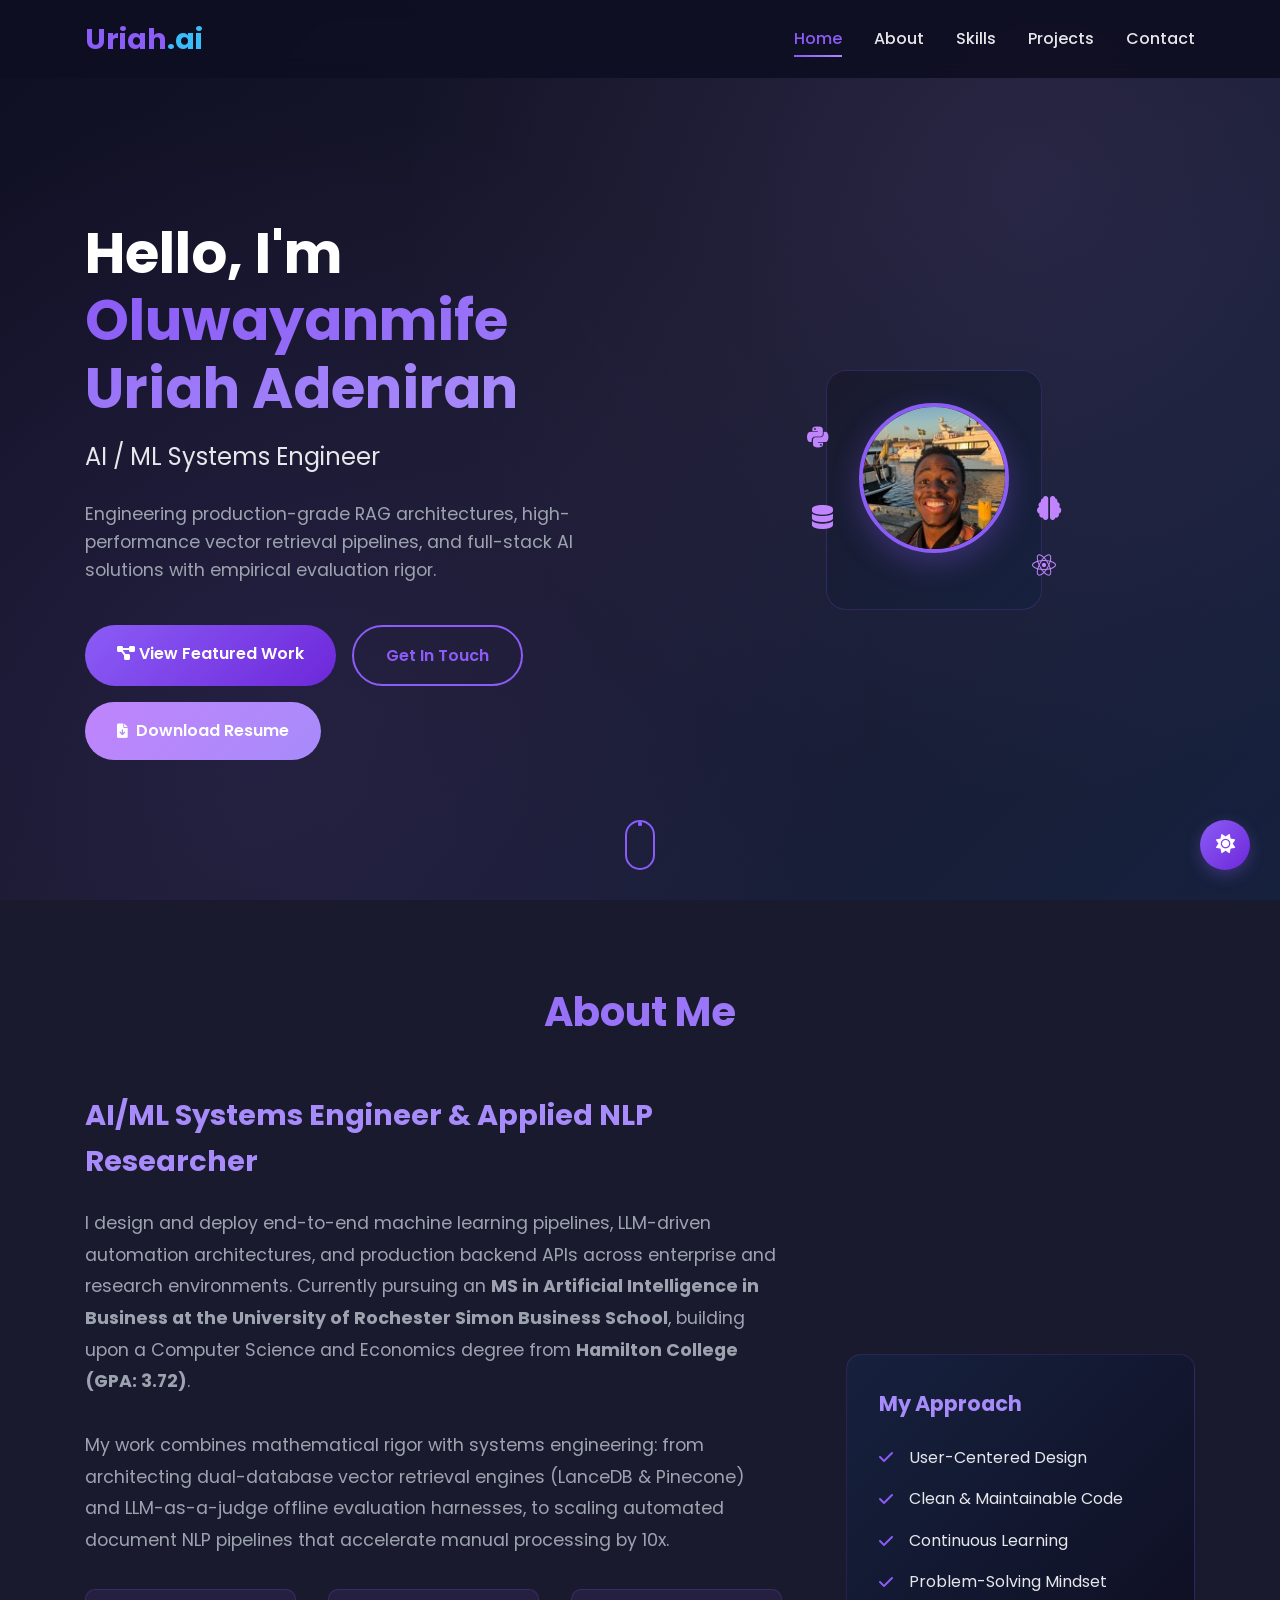
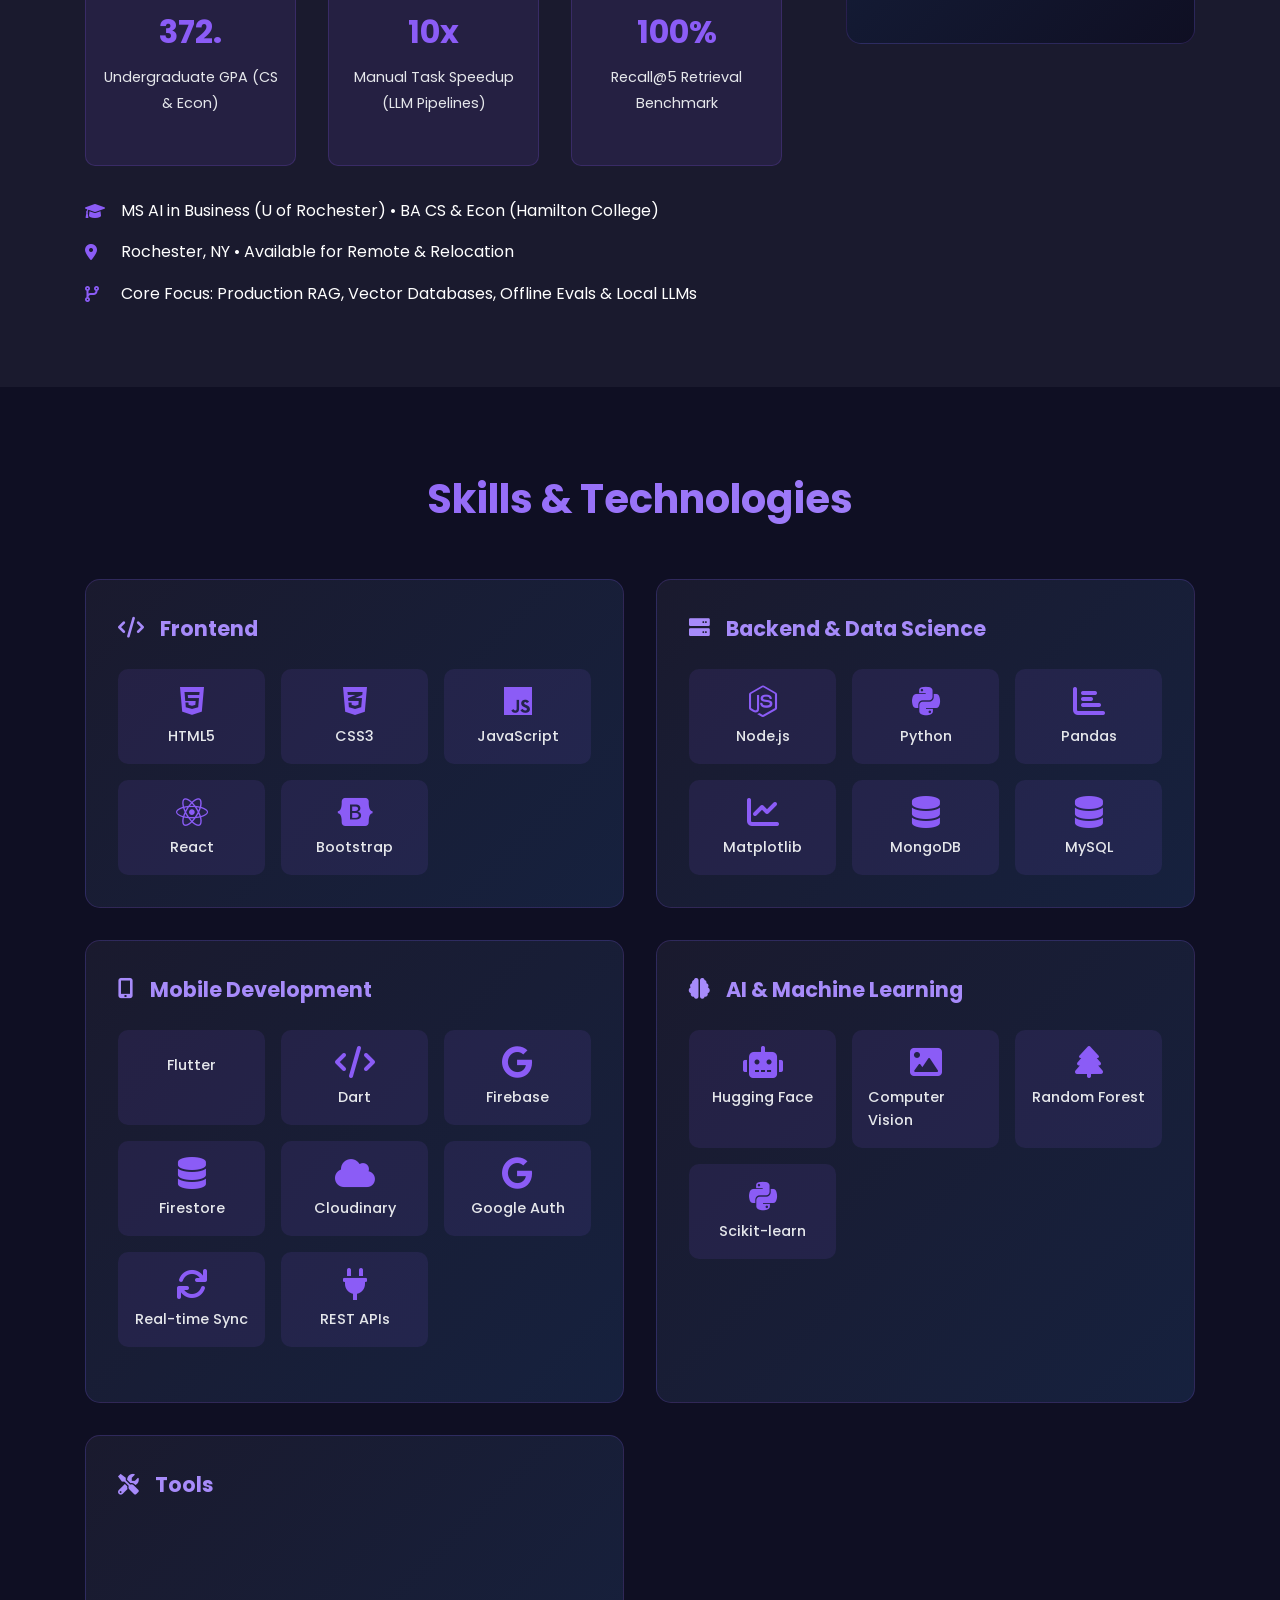
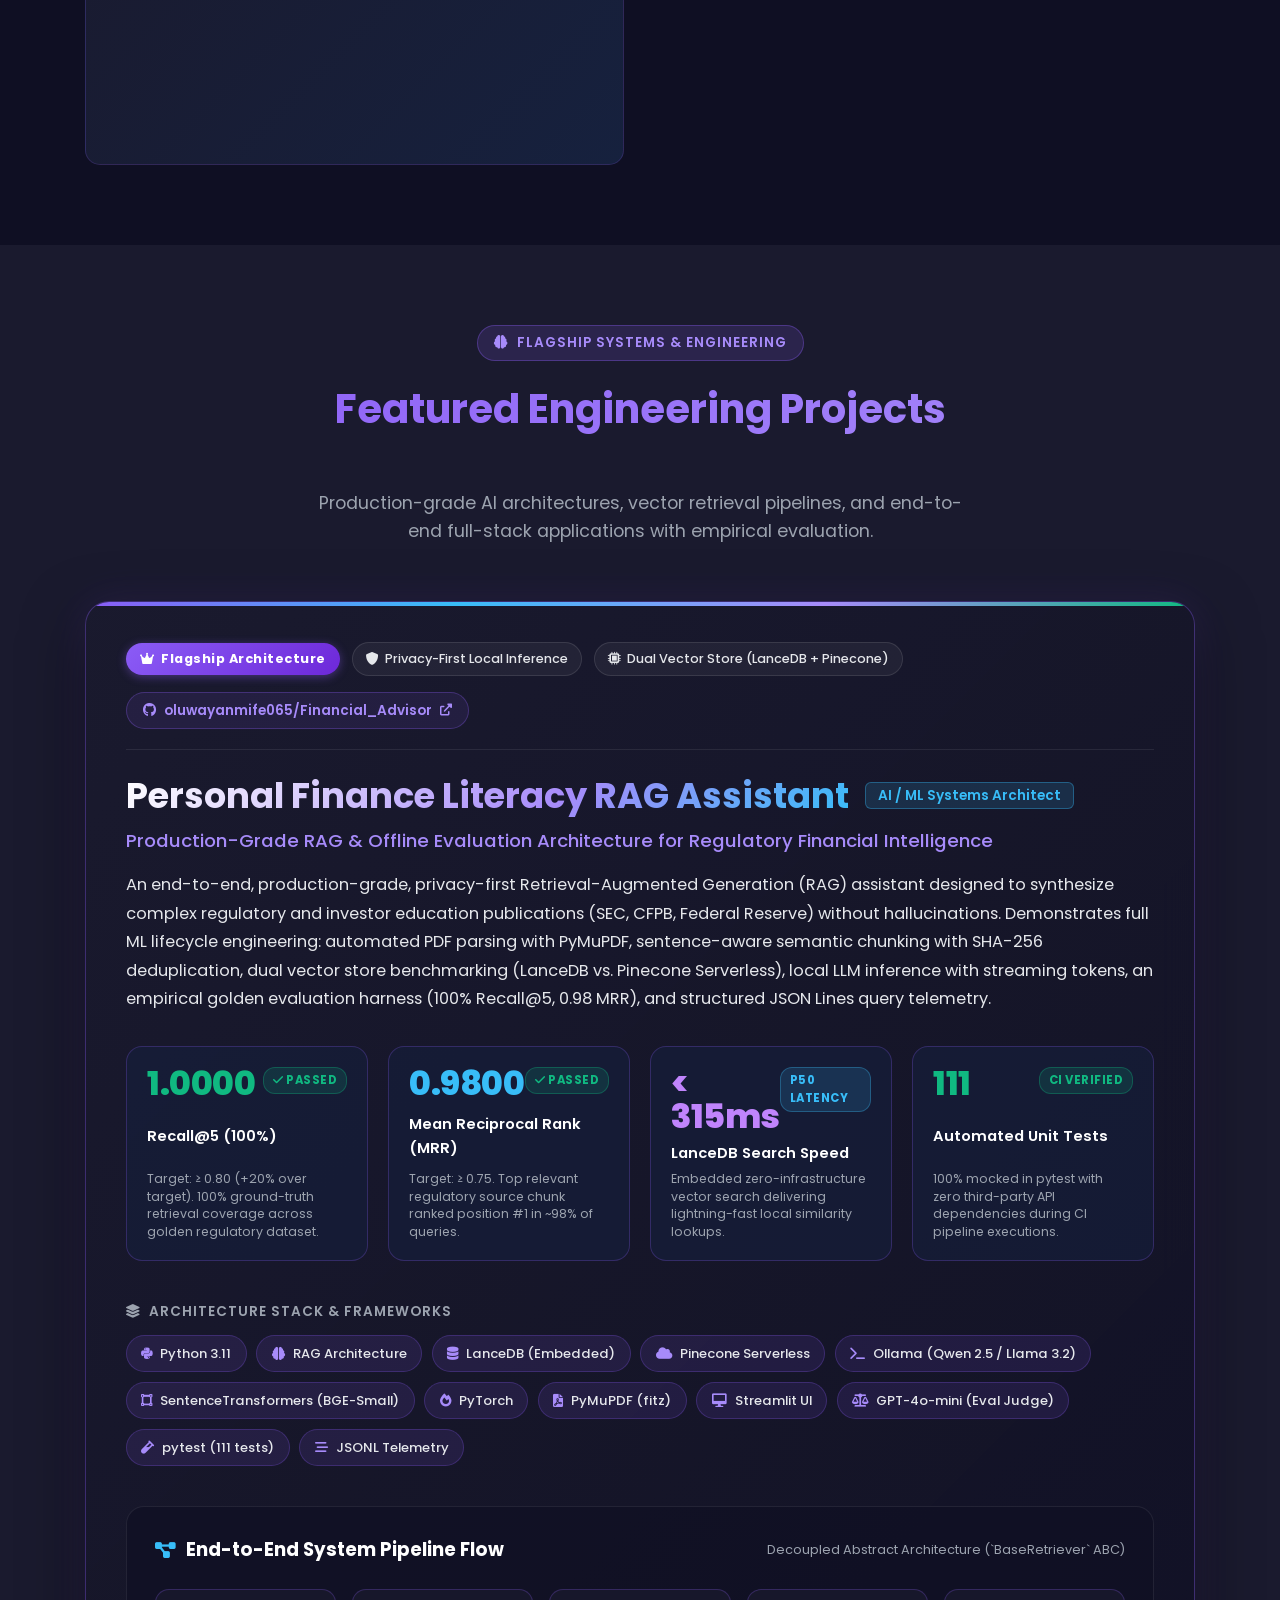
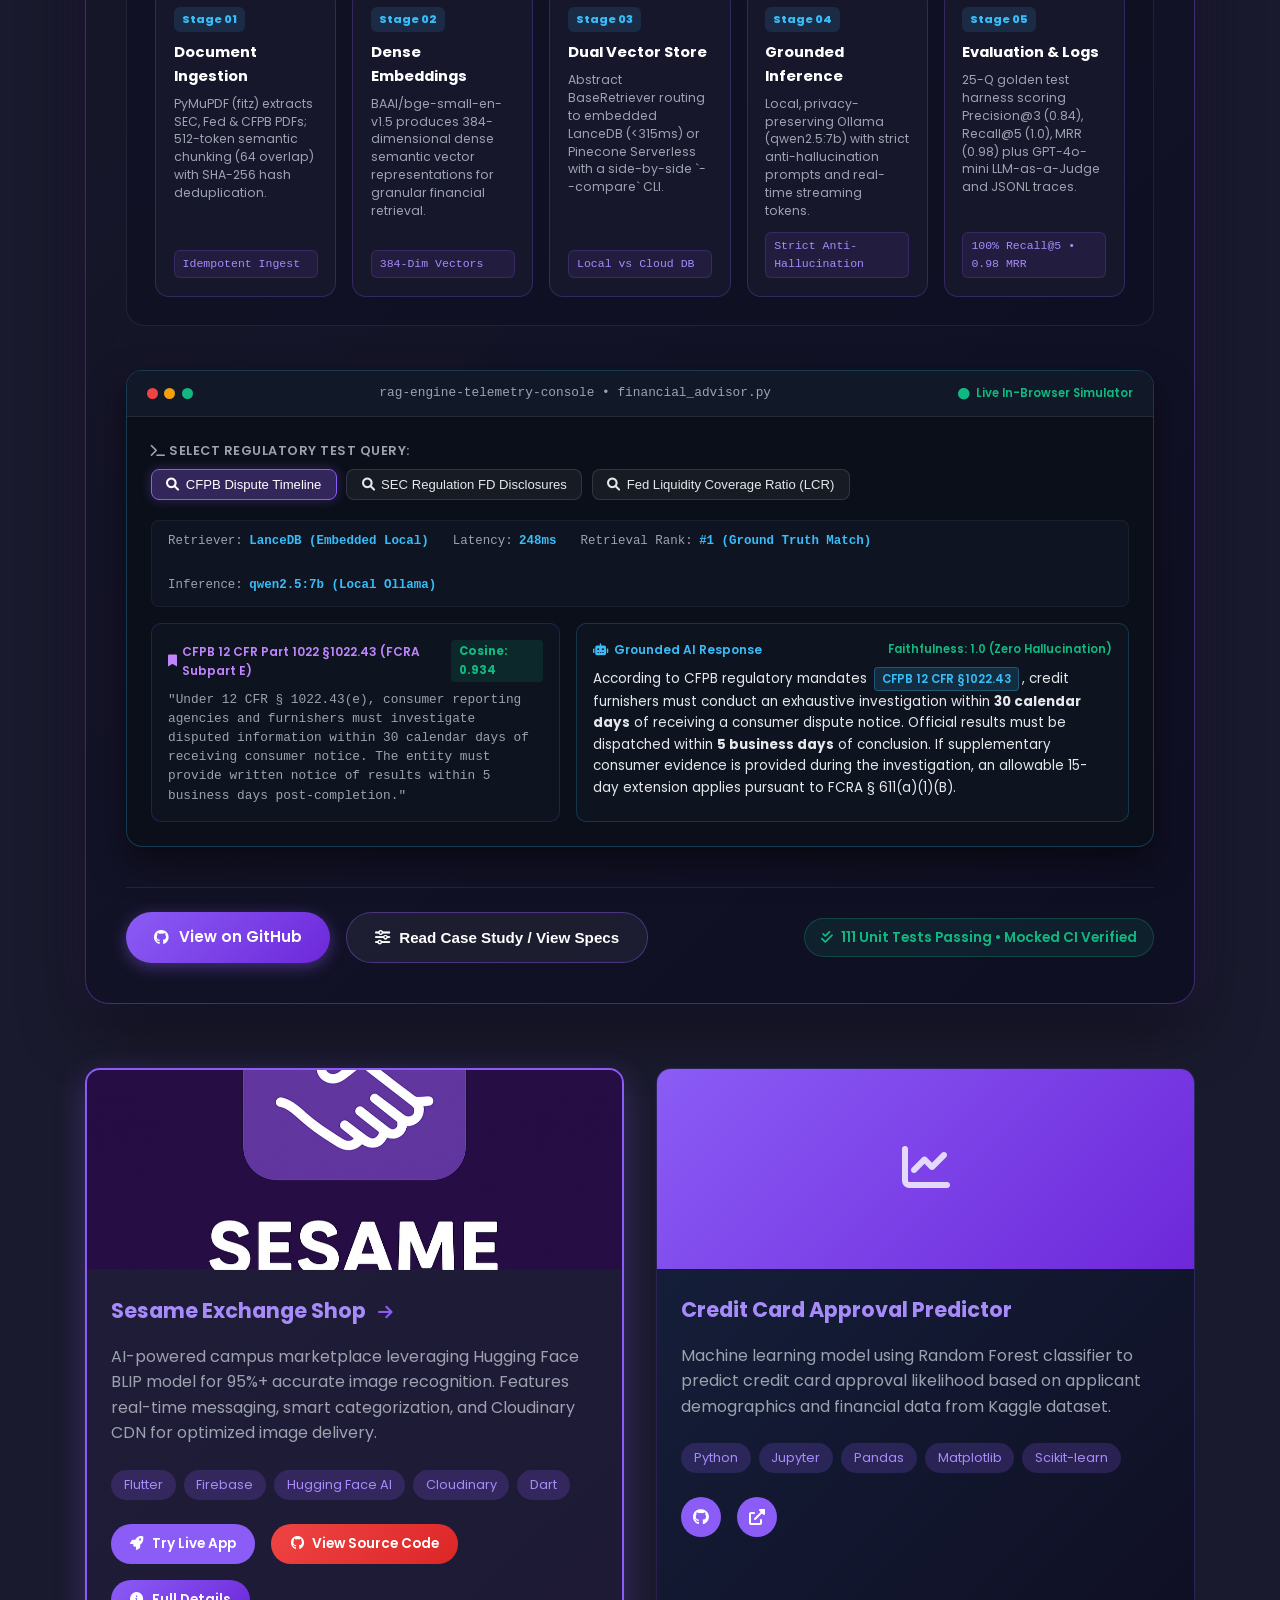
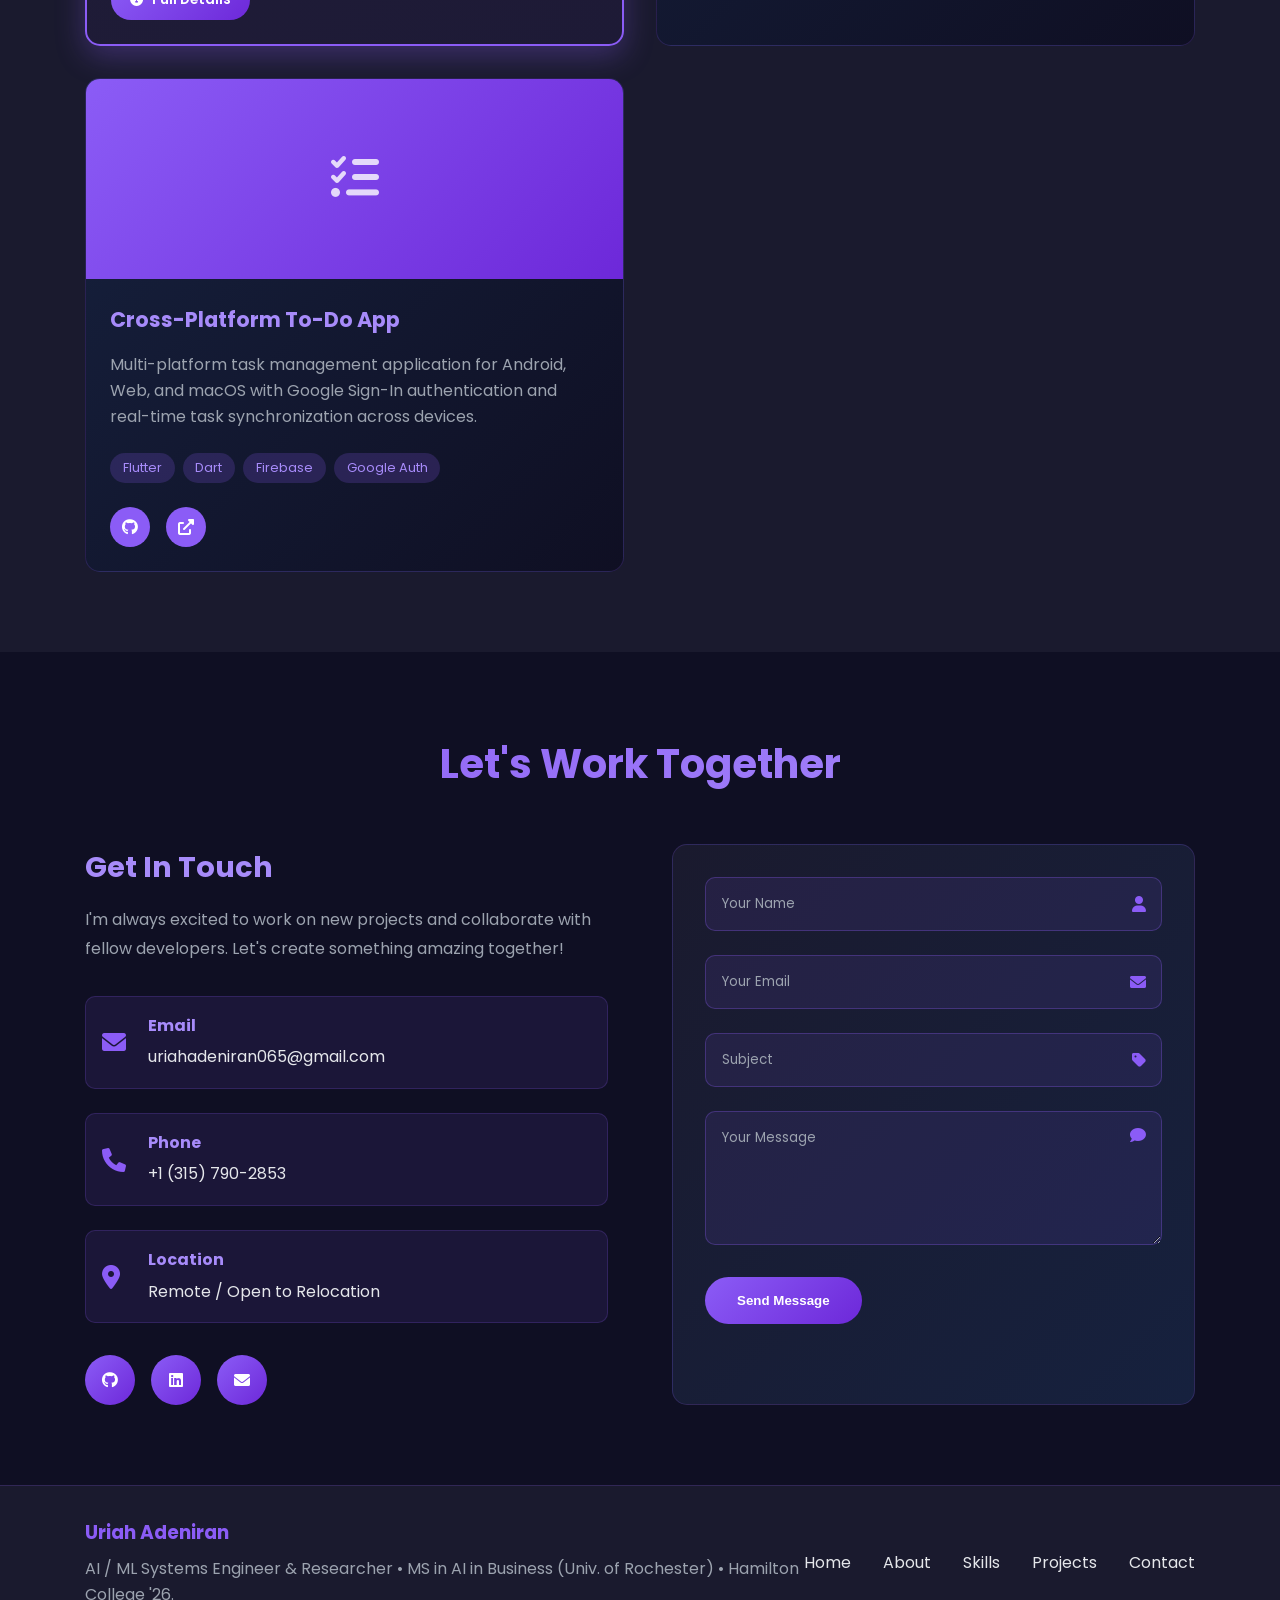
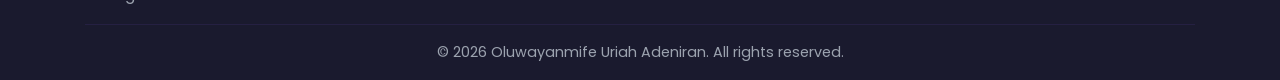
<file: index.html>
<!DOCTYPE html>
<html lang="en">
<head>
    <meta charset="UTF-8">
    <meta name="viewport" content="width=device-width, initial-scale=1.0">
    <title>Oluwayanmife Uriah Adeniran | AI/ML Systems Engineer & Researcher</title>
    <link rel="stylesheet" href="styles.css?v=20260926">
    <link href="https://fonts.googleapis.com/css2?family=Poppins:wght@300;400;500;600;700;800&family=JetBrains+Mono:wght@400;600&display=swap" rel="stylesheet">
    <link href="https://fonts.googleapis.com/css2?family=Poppins:wght@300;400;600;700&display=swap" rel="stylesheet">
    <link rel="stylesheet" href="https://cdnjs.cloudflare.com/ajax/libs/font-awesome/6.0.0/css/all.min.css">
</head>
<body>
    <!-- Navigation -->
    <nav class="navbar">
        <div class="nav-container">
            <a href="#home" class="nav-logo">Uriah<span style="color: #38BDF8;">.ai</span></a>
            <div class="nav-menu">
                <a href="#home" class="nav-link">Home</a>
                <a href="#about" class="nav-link">About</a>
                <a href="#skills" class="nav-link">Skills</a>
                <a href="#projects" class="nav-link">Projects</a>
                <a href="#contact" class="nav-link">Contact</a>
            </div>
            <div class="hamburger">
                <span class="bar"></span>
                <span class="bar"></span>
                <span class="bar"></span>
            </div>
        </div>
    </nav>

    <!-- Hero Section -->
    <section id="home" class="hero">
        <div class="hero-content">
            <div class="hero-text">
                <h1>Hello, I'm <span class="highlight">Oluwayanmife Uriah Adeniran</span></h1>
                <h2 id="typing-text">AI / ML Systems Engineer</h2>
                <p>Engineering production-grade RAG architectures, high-performance vector retrieval pipelines, and full-stack AI solutions with empirical evaluation rigor.</p>
                <div class="hero-buttons">
                    <a href="#projects" class="btn btn-primary"><i class="fas fa-project-diagram"></i> View Featured Work</a>
                    <a href="#contact" class="btn btn-secondary">Get In Touch</a>
                    <a href="resume.pdf?v=2026-latest" class="btn btn-resume" download="Oluwayanmife_Uriah_Adeniran_Resume.pdf" title="Download latest Resume PDF">
                        <i class="fas fa-file-download"></i> Download Resume
                    </a>
                </div>
            </div>
            <div class="hero-image">
                <div class="profile-card">
                    <div class="profile-img">
                        <img src="profile_small.jpeg" alt="Oluwayanmife Uriah Adeniran" class="profile-picture">
                    </div>
                    <div class="floating-elements">
                        <div class="floating-icon" title="Python"><i class="fab fa-python"></i></div>
                        <div class="floating-icon" title="Deep Learning & LLMs"><i class="fas fa-brain"></i></div>
                        <div class="floating-icon" title="Vector Databases"><i class="fas fa-database"></i></div>
                        <div class="floating-icon" title="Full-Stack Engineering"><i class="fab fa-react"></i></div>
                    </div>
                </div>
            </div>
        </div>
        <div class="scroll-indicator">
            <div class="scroll-down">
                <span></span>
                <span></span>
                <span></span>
            </div>
        </div>
    </section>

    <!-- About Section -->
    <section id="about" class="about">
        <div class="container">
            <h2 class="section-title">About Me</h2>
            <div class="about-content">
                <div class="about-text">
                    <h3>AI/ML Systems Engineer & Applied NLP Researcher</h3>
                    <p>I design and deploy end-to-end machine learning pipelines, LLM-driven automation architectures, and production backend APIs across enterprise and research environments. Currently pursuing an <strong>MS in Artificial Intelligence in Business at the University of Rochester Simon Business School</strong>, building upon a Computer Science and Economics degree from <strong>Hamilton College (GPA: 3.72)</strong>.</p>
                    <p>My work combines mathematical rigor with systems engineering: from architecting dual-database vector retrieval engines (LanceDB & Pinecone) and LLM-as-a-judge offline evaluation harnesses, to scaling automated document NLP pipelines that accelerate manual processing by 10x.</p>
                    
                    <div class="stats-grid">
                        <div class="stat-item">
                            <h4>3.72</h4>
                            <p>Undergraduate GPA (CS & Econ)</p>
                        </div>
                        <div class="stat-item">
                            <h4>10x</h4>
                            <p>Manual Task Speedup (LLM Pipelines)</p>
                        </div>
                        <div class="stat-item">
                            <h4>100%</h4>
                            <p>Recall@5 Retrieval Benchmark</p>
                        </div>
                    </div>

                    <div class="personal-info">
                        <div class="info-item">
                            <i class="fas fa-graduation-cap"></i>
                            <span>MS AI in Business (U of Rochester) • BA CS & Econ (Hamilton College)</span>
                        </div>
                        <div class="info-item">
                            <i class="fas fa-map-marker-alt"></i>
                            <span>Rochester, NY • Available for Remote & Relocation</span>
                        </div>
                        <div class="info-item">
                            <i class="fas fa-code-branch"></i>
                            <span>Core Focus: Production RAG, Vector Databases, Offline Evals & Local LLMs</span>
                        </div>
                    </div>
                </div>
                <div class="about-image">
                    <div class="about-card">
                        <div class="card-content">
                            <h4>My Approach</h4>
                            <ul>
                                <li><i class="fas fa-check"></i> User-Centered Design</li>
                                <li><i class="fas fa-check"></i> Clean & Maintainable Code</li>
                                <li><i class="fas fa-check"></i> Continuous Learning</li>
                                <li><i class="fas fa-check"></i> Problem-Solving Mindset</li>
                            </ul>
                        </div>
                    </div>
                </div>
            </div>
        </div>
    </section>

    <!-- Skills Section -->
    <section id="skills" class="skills">
        <div class="container">
            <h2 class="section-title">Skills & Technologies</h2>
            <div class="skills-grid">
                <div class="skill-category">
                    <h3><i class="fas fa-code"></i> Frontend</h3>
                    <div class="skill-items">
                        <div class="skill-item">
                            <i class="fab fa-html5"></i>
                            <span>HTML5</span>
                        </div>
                        <div class="skill-item">
                            <i class="fab fa-css3-alt"></i>
                            <span>CSS3</span>
                        </div>
                        <div class="skill-item">
                            <i class="fab fa-js"></i>
                            <span>JavaScript</span>
                        </div>
                        <div class="skill-item">
                            <i class="fab fa-react"></i>
                            <span>React</span>
                        </div>
                        <div class="skill-item">
                            <i class="fab fa-bootstrap"></i>
                            <span>Bootstrap</span>
                        </div>
                    </div>
                </div>
                
                <div class="skill-category">
                    <h3><i class="fas fa-server"></i> Backend & Data Science</h3>
                    <div class="skill-items">
                        <div class="skill-item">
                            <i class="fab fa-node-js"></i>
                            <span>Node.js</span>
                        </div>
                        <div class="skill-item">
                            <i class="fab fa-python"></i>
                            <span>Python</span>
                        </div>
                        <div class="skill-item">
                            <i class="fas fa-chart-bar"></i>
                            <span>Pandas</span>
                        </div>
                        <div class="skill-item">
                            <i class="fas fa-chart-line"></i>
                            <span>Matplotlib</span>
                        </div>
                        <div class="skill-item">
                            <i class="fas fa-database"></i>
                            <span>MongoDB</span>
                        </div>
                        <div class="skill-item">
                            <i class="fas fa-database"></i>
                            <span>MySQL</span>
                        </div>
                    </div>
                </div>
                
                <div class="skill-category">
                    <h3><i class="fas fa-mobile-alt"></i> Mobile Development</h3>
                    <div class="skill-items">
                        <div class="skill-item">
                            <i class="fab fa-flutter"></i>
                            <span>Flutter</span>
                        </div>
                        <div class="skill-item">
                            <i class="fas fa-code"></i>
                            <span>Dart</span>
                        </div>
                        <div class="skill-item">
                            <i class="fab fa-google"></i>
                            <span>Firebase</span>
                        </div>
                        <div class="skill-item">
                            <i class="fas fa-database"></i>
                            <span>Firestore</span>
                        </div>
                        <div class="skill-item">
                            <i class="fas fa-cloud"></i>
                            <span>Cloudinary</span>
                        </div>
                        <div class="skill-item">
                            <i class="fab fa-google"></i>
                            <span>Google Auth</span>
                        </div>
                        <div class="skill-item">
                            <i class="fas fa-sync"></i>
                            <span>Real-time Sync</span>
                        </div>
                        <div class="skill-item">
                            <i class="fas fa-plug"></i>
                            <span>REST APIs</span>
                        </div>
                    </div>
                </div>
                
                <div class="skill-category">
                    <h3><i class="fas fa-brain"></i> AI & Machine Learning</h3>
                    <div class="skill-items">
                        <div class="skill-item">
                            <i class="fas fa-robot"></i>
                            <span>Hugging Face</span>
                        </div>
                        <div class="skill-item">
                            <i class="fas fa-image"></i>
                            <span>Computer Vision</span>
                        </div>
                        <div class="skill-item">
                            <i class="fas fa-tree"></i>
                            <span>Random Forest</span>
                        </div>
                        <div class="skill-item">
                            <i class="fab fa-python"></i>
                            <span>Scikit-learn</span>
                        </div>
                        <div class="skill-item">
                            <i class="fab fa-google"></i>
                            <span>Google ML Kit</span>
                        </div>
                        <div class="skill-item">
                            <i class="fas fa-brain"></i>
                            <span>TensorFlow</span>
                        </div>
                        <div class="skill-item">
                            <i class="fas fa-fire"></i>
                            <span>PyTorch</span>
                        </div>
                        <div class="skill-item">
                            <i class="fas fa-laptop-code"></i>
                            <span>Jupyter</span>
                        </div>
                    </div>
                </div>
                
                <div class="skill-category">
                    <h3><i class="fas fa-tools"></i> Tools</h3>
                    <div class="skill-items">
                        <div class="skill-item">
                            <i class="fab fa-git-alt"></i>
                            <span>Git</span>
                        </div>
                        <div class="skill-item">
                            <i class="fab fa-github"></i>
                            <span>GitHub</span>
                        </div>
                        <div class="skill-item">
                            <i class="fas fa-code-branch"></i>
                            <span>VS Code</span>
                        </div>
                        <div class="skill-item">
                            <i class="fab fa-figma"></i>
                            <span>Figma</span>
                        </div>
                    </div>
                </div>
            </div>
        </div>
    </section>

    <!-- Projects Section -->
    <section id="projects" class="projects">
        <style>
            /* NUCLEAR OPTION - Force image visible */
            .project-card.featured-project .project-image img {
                opacity: 1 !important;
                visibility: visible !important;
                display: block !important;
                position: relative !important;
                z-index: 99999 !important;
            }
        </style>
        <div class="container">
            <div class="section-header-wrap">
                <span class="section-tag"><i class="fas fa-brain"></i> Flagship Systems & Engineering</span>
                <h2 class="section-title">Featured Engineering Projects</h2>
                <p class="section-subtitle">Production-grade AI architectures, vector retrieval pipelines, and end-to-end full-stack applications with empirical evaluation.</p>
            </div>

            <!-- FLAGSHIP FEATURED PROJECT: Personal Finance Literacy RAG Assistant -->
            <div class="rag-showcase-card" id="featured-rag">
                <!-- Top Meta Bar -->
                <div class="rag-meta-bar">
                    <div class="rag-tags-left">
                        <span class="flagship-pill"><i class="fas fa-crown"></i> Flagship Architecture</span>
                        <span class="tech-pill-ghost"><i class="fas fa-shield-alt"></i> Privacy-First Local Inference</span>
                        <span class="tech-pill-ghost"><i class="fas fa-microchip"></i> Dual Vector Store (LanceDB + Pinecone)</span>
                    </div>
                    <a href="https://github.com/oluwayanmife065/Financial_Advisor" target="_blank" rel="noopener noreferrer" class="repo-badge-link" title="Open GitHub Repository">
                        <i class="fab fa-github"></i> oluwayanmife065/Financial_Advisor <i class="fas fa-external-link-alt" style="font-size: 0.75rem;"></i>
                    </a>
                </div>

                <!-- Title & Executive Summary -->
                <div class="rag-header-section">
                    <h3 class="rag-header-title">
                        <span class="gradient-text">Personal Finance Literacy RAG Assistant</span>
                        <span class="rag-role-tag">AI / ML Systems Architect</span>
                    </h3>
                    <div class="rag-subtitle">Production-Grade RAG & Offline Evaluation Architecture for Regulatory Financial Intelligence</div>
                    <p class="rag-summary-text">
                        An end-to-end, production-grade, privacy-first Retrieval-Augmented Generation (RAG) assistant designed to synthesize complex regulatory and investor education publications (SEC, CFPB, Federal Reserve) without hallucinations. Demonstrates full ML lifecycle engineering: automated PDF parsing with PyMuPDF, sentence-aware semantic chunking with SHA-256 deduplication, dual vector store benchmarking (LanceDB vs. Pinecone Serverless), local LLM inference with streaming tokens, an empirical golden evaluation harness (100% Recall@5, 0.98 MRR), and structured JSON Lines query telemetry.
                    </p>
                </div>

                <!-- Key Metrics Grid -->
                <div class="rag-metrics-grid">
                    <div class="rag-metric-card">
                        <div class="rag-metric-top">
                            <span class="rag-metric-value emerald">1.0000</span>
                            <span class="rag-metric-status status-passed"><i class="fas fa-check"></i> Passed</span>
                        </div>
                        <div class="rag-metric-label">Recall@5 (100%)</div>
                        <div class="rag-metric-subtext">Target: &ge; 0.80 (+20% over target). 100% ground-truth retrieval coverage across golden regulatory dataset.</div>
                    </div>

                    <div class="rag-metric-card">
                        <div class="rag-metric-top">
                            <span class="rag-metric-value cyan">0.9800</span>
                            <span class="rag-metric-status status-passed"><i class="fas fa-check"></i> Passed</span>
                        </div>
                        <div class="rag-metric-label">Mean Reciprocal Rank (MRR)</div>
                        <div class="rag-metric-subtext">Target: &ge; 0.75. Top relevant regulatory source chunk ranked position #1 in ~98% of queries.</div>
                    </div>

                    <div class="rag-metric-card">
                        <div class="rag-metric-top">
                            <span class="rag-metric-value purple">&lt; 315ms</span>
                            <span class="rag-metric-status status-benchmark">p50 Latency</span>
                        </div>
                        <div class="rag-metric-label">LanceDB Search Speed</div>
                        <div class="rag-metric-subtext">Embedded zero-infrastructure vector search delivering lightning-fast local similarity lookups.</div>
                    </div>

                    <div class="rag-metric-card">
                        <div class="rag-metric-top">
                            <span class="rag-metric-value emerald">111</span>
                            <span class="rag-metric-status status-passed">CI Verified</span>
                        </div>
                        <div class="rag-metric-label">Automated Unit Tests</div>
                        <div class="rag-metric-subtext">100% mocked in pytest with zero third-party API dependencies during CI pipeline executions.</div>
                    </div>
                </div>

                <!-- Tech Stack Badges -->
                <div class="rag-tech-stack-wrap">
                    <div class="rag-tech-title"><i class="fas fa-layer-group"></i> Architecture Stack & Frameworks</div>
                    <div class="rag-badges-cluster">
                        <span class="rag-badge"><i class="fab fa-python"></i> Python 3.11</span>
                        <span class="rag-badge"><i class="fas fa-brain"></i> RAG Architecture</span>
                        <span class="rag-badge"><i class="fas fa-database"></i> LanceDB (Embedded)</span>
                        <span class="rag-badge"><i class="fas fa-cloud"></i> Pinecone Serverless</span>
                        <span class="rag-badge"><i class="fas fa-terminal"></i> Ollama (Qwen 2.5 / Llama 3.2)</span>
                        <span class="rag-badge"><i class="fas fa-vector-square"></i> SentenceTransformers (BGE-Small)</span>
                        <span class="rag-badge"><i class="fas fa-fire"></i> PyTorch</span>
                        <span class="rag-badge"><i class="fas fa-file-pdf"></i> PyMuPDF (fitz)</span>
                        <span class="rag-badge"><i class="fas fa-desktop"></i> Streamlit UI</span>
                        <span class="rag-badge"><i class="fas fa-balance-scale"></i> GPT-4o-mini (Eval Judge)</span>
                        <span class="rag-badge"><i class="fas fa-vial"></i> pytest (111 tests)</span>
                        <span class="rag-badge"><i class="fas fa-stream"></i> JSONL Telemetry</span>
                    </div>
                </div>

                <!-- Architecture Pipeline Flow -->
                <div class="rag-pipeline-section">
                    <div class="rag-pipeline-header">
                        <span class="rag-pipeline-title"><i class="fas fa-project-diagram" style="color: #38BDF8;"></i> End-to-End System Pipeline Flow</span>
                        <span class="rag-pipeline-hint">Decoupled Abstract Architecture (`BaseRetriever` ABC)</span>
                    </div>
                    <div class="rag-pipeline-grid">
                        <div class="pipeline-node">
                            <span class="node-step-badge">Stage 01</span>
                            <div class="node-title">Document Ingestion</div>
                            <div class="node-desc">PyMuPDF (fitz) extracts SEC, Fed & CFPB PDFs; 512-token semantic chunking (64 overlap) with SHA-256 hash deduplication.</div>
                            <span class="node-spec-tag">Idempotent Ingest</span>
                        </div>

                        <div class="pipeline-node">
                            <span class="node-step-badge">Stage 02</span>
                            <div class="node-title">Dense Embeddings</div>
                            <div class="node-desc">BAAI/bge-small-en-v1.5 produces 384-dimensional dense semantic vector representations for granular financial retrieval.</div>
                            <span class="node-spec-tag">384-Dim Vectors</span>
                        </div>

                        <div class="pipeline-node">
                            <span class="node-step-badge">Stage 03</span>
                            <div class="node-title">Dual Vector Store</div>
                            <div class="node-desc">Abstract BaseRetriever routing to embedded LanceDB (&lt;315ms) or Pinecone Serverless with a side-by-side `--compare` CLI.</div>
                            <span class="node-spec-tag">Local vs Cloud DB</span>
                        </div>

                        <div class="pipeline-node">
                            <span class="node-step-badge">Stage 04</span>
                            <div class="node-title">Grounded Inference</div>
                            <div class="node-desc">Local, privacy-preserving Ollama (qwen2.5:7b) with strict anti-hallucination prompts and real-time streaming tokens.</div>
                            <span class="node-spec-tag">Strict Anti-Hallucination</span>
                        </div>

                        <div class="pipeline-node">
                            <span class="node-step-badge">Stage 05</span>
                            <div class="node-title">Evaluation & Logs</div>
                            <div class="node-desc">25-Q golden test harness scoring Precision@3 (0.84), Recall@5 (1.0), MRR (0.98) plus GPT-4o-mini LLM-as-a-Judge and JSONL traces.</div>
                            <span class="node-spec-tag">100% Recall@5 &bull; 0.98 MRR</span>
                        </div>
                    </div>
                </div>

                <!-- Interactive Demo / Query Console Playground -->
                <div class="rag-demo-section">
                    <div class="rag-demo-console">
                        <div class="console-topbar">
                            <div class="console-dots">
                                <span></span><span></span><span></span>
                            </div>
                            <div class="console-title">rag-engine-telemetry-console &bull; financial_advisor.py</div>
                            <div class="console-status-live">
                                <i class="fas fa-circle live-pulse"></i> Live In-Browser Simulator
                            </div>
                        </div>

                        <div class="console-body">
                            <div class="console-query-picker">
                                <div class="picker-label"><i class="fas fa-terminal"></i> Select Regulatory Test Query:</div>
                                <div class="sample-queries-row">
                                    <button type="button" class="query-chip-btn active" data-query="cfpb">
                                        <i class="fas fa-search"></i> CFPB Dispute Timeline
                                    </button>
                                    <button type="button" class="query-chip-btn" data-query="sec">
                                        <i class="fas fa-search"></i> SEC Regulation FD Disclosures
                                    </button>
                                    <button type="button" class="query-chip-btn" data-query="fed">
                                        <i class="fas fa-search"></i> Fed Liquidity Coverage Ratio (LCR)
                                    </button>
                                </div>
                            </div>

                            <div class="console-telemetry-strip">
                                <div class="telemetry-item">
                                    <span class="t-label">Retriever:</span>
                                    <span class="t-val" id="ragRetrieverVal">LanceDB (Embedded Local)</span>
                                </div>
                                <div class="telemetry-item">
                                    <span class="t-label">Latency:</span>
                                    <span class="t-val" id="ragLatencyVal">248ms</span>
                                </div>
                                <div class="telemetry-item">
                                    <span class="t-label">Retrieval Rank:</span>
                                    <span class="t-val">#1 (Ground Truth Match)</span>
                                </div>
                                <div class="telemetry-item">
                                    <span class="t-label">Inference:</span>
                                    <span class="t-val">qwen2.5:7b (Local Ollama)</span>
                                </div>
                            </div>

                            <div class="console-results-split">
                                <div class="context-chunk-card">
                                    <div class="chunk-card-header">
                                        <span class="chunk-source-tag" id="ragSourceVal"><i class="fas fa-bookmark"></i> CFPB 12 CFR Part 1022 &sect;1022.43 (FCRA Subpart E)</span>
                                        <span class="chunk-score-pill" id="ragScoreVal">Cosine: 0.934</span>
                                    </div>
                                    <div class="chunk-body-text" id="ragChunkVal">
                                        "Under 12 CFR &sect; 1022.43(e), consumer reporting agencies and furnishers must investigate disputed information within 30 calendar days of receiving consumer notice. The entity must provide written notice of results within 5 business days post-completion."
                                    </div>
                                </div>

                                <div class="llm-response-card">
                                    <div class="llm-card-header">
                                        <span class="llm-model-tag"><i class="fas fa-robot"></i> Grounded AI Response</span>
                                        <span class="llm-faithfulness-tag"><i class="fas fa-shield-check"></i> Faithfulness: 1.0 (Zero Hallucination)</span>
                                    </div>
                                    <div class="llm-response-text" id="ragResponseVal">
                                        According to CFPB regulatory mandates <span class="citation-pill">CFPB 12 CFR &sect;1022.43</span>, credit furnishers must conduct an exhaustive investigation within <strong>30 calendar days</strong> of receiving a consumer dispute notice. Official results must be dispatched within <strong>5 business days</strong> of conclusion. If supplementary consumer evidence is provided during the investigation, an allowable 15-day extension applies pursuant to FCRA &sect; 611(a)(1)(B).
                                    </div>
                                </div>
                            </div>
                        </div>
                    </div>
                </div>

                <!-- Call to Action Row -->
                <div class="rag-cta-row">
                    <div class="rag-buttons-group">
                        <a href="https://github.com/oluwayanmife065/Financial_Advisor" target="_blank" rel="noopener noreferrer" class="btn-rag-primary" title="View Code on GitHub">
                            <i class="fab fa-github"></i> View on GitHub
                        </a>
                        <button type="button" class="btn-rag-secondary" id="openSpecsModal" title="Open Full Technical Case Study and Benchmark Specs">
                            <i class="fas fa-sliders-h"></i> Read Case Study / View Specs
                        </button>
                    </div>
                    <span class="rag-ci-pass-pill">
                        <i class="fas fa-check-double"></i> 111 Unit Tests Passing &bull; Mocked CI Verified
                    </span>
                </div>
            </div>

            <!-- Other Projects Grid -->
            <div class="projects-grid">
                <div class="project-card featured-project" data-link="sesame-exchange.html">
                    <div class="project-badge-overlay">
                        <span class="featured-badge"><i class="fas fa-star"></i> Featured Project</span>
                    </div>
                    <div class="click-indicator">
                        <i class="fas fa-mouse-pointer"></i> Click to explore full details
                    </div>
                    <div class="project-image">
                        <img src="assets/sesame-exchange-logo.png" alt="Sesame Exchange Logo" style="width: 100% !important; height: 100% !important; object-fit: cover !important; opacity: 1 !important;">
                    </div>
                    <div class="project-content">
                        <h3>Sesame Exchange Shop <i class="fas fa-arrow-right" style="font-size: 0.8em; margin-left: 0.5rem; color: var(--primary-purple);"></i></h3>
                        <p>AI-powered campus marketplace leveraging Hugging Face BLIP model for 95%+ accurate image recognition. Features real-time messaging, smart categorization, and Cloudinary CDN for optimized image delivery.</p>
                        <div class="project-tech">
                            <span>Flutter</span>
                            <span>Firebase</span>
                            <span>Hugging Face AI</span>
                            <span>Cloudinary</span>
                            <span>Dart</span>
                        </div>
                        <div class="project-links">
                            <a href="https://sesame-exchange-app.web.app" class="project-link" onclick="event.stopPropagation();" target="_blank" title="Try Live App"><i class="fas fa-rocket"></i> Try Live App</a>
                            <a href="#contact" class="project-link request-access" onclick="event.stopPropagation();" title="View Source Code"><i class="fab fa-github"></i> View Source Code</a>
                            <a href="sesame-exchange.html" class="project-link view-details" onclick="event.stopPropagation();" title="View Full Project Details"><i class="fas fa-info-circle"></i> Full Details</a>
                        </div>
                    </div>
                </div>

                <div class="project-card">
                    <div class="project-image">
                        <div class="project-placeholder">
                            <i class="fas fa-chart-line"></i>
                        </div>
                    </div>
                    <div class="project-content">
                        <h3>Credit Card Approval Predictor</h3>
                        <p>Machine learning model using Random Forest classifier to predict credit card approval likelihood based on applicant demographics and financial data from Kaggle dataset.</p>
                        <div class="project-tech">
                            <span>Python</span>
                            <span>Jupyter</span>
                            <span>Pandas</span>
                            <span>Matplotlib</span>
                            <span>Scikit-learn</span>
                        </div>
                        <div class="project-links">
                            <a href="https://github.com/Uriahadeniran09/Machine-Learning/blob/main/mlProject.ipynb" class="project-link" target="_blank"><i class="fab fa-github"></i></a>
                            <a href="#" class="project-link" target="_blank"><i class="fas fa-external-link-alt"></i></a>
                        </div>
                    </div>
                </div>

                <div class="project-card">
                    <div class="project-image">
                        <div class="project-placeholder">
                            <i class="fas fa-tasks"></i>
                        </div>
                    </div>
                    <div class="project-content">
                        <h3>Cross-Platform To-Do App</h3>
                        <p>Multi-platform task management application for Android, Web, and macOS with Google Sign-In authentication and real-time task synchronization across devices.</p>
                        <div class="project-tech">
                            <span>Flutter</span>
                            <span>Dart</span>
                            <span>Firebase</span>
                            <span>Google Auth</span>
                        </div>
                        <div class="project-links">
                            <a href="https://github.com/TheMedo/todo_spring_2025" class="project-link" target="_blank"><i class="fab fa-github"></i></a>
                            <a href="#" class="project-link" target="_blank"><i class="fas fa-external-link-alt"></i></a>
                        </div>
                    </div>
                </div>
            </div>
        </div>
    </section>

    <!-- Contact Section -->
    <section id="contact" class="contact">
        <div class="container">
            <h2 class="section-title">Let's Work Together</h2>
            <div class="contact-content">
                <div class="contact-info">
                    <h3>Get In Touch</h3>
                    <p>I'm always excited to work on new projects and collaborate with fellow developers. Let's create something amazing together!</p>
                    
                    <div class="contact-methods">
                        <div class="contact-method">
                            <i class="fas fa-envelope"></i>
                            <div>
                                <h4>Email</h4>
                                <p>uriahadeniran065@gmail.com</p>
                            </div>
                        </div>
                        <div class="contact-method">
                            <i class="fas fa-phone"></i>
                            <div>
                                <h4>Phone</h4>
                                <p>+1 (315) 790-2853</p>
                            </div>
                        </div>
                        <div class="contact-method">
                            <i class="fas fa-map-marker-alt"></i>
                            <div>
                                <h4>Location</h4>
                                <p>Remote / Open to Relocation</p>
                            </div>
                        </div>
                    </div>

                    <div class="social-links">
                        <a href="https://github.com/Uriahadeniran09" class="social-link" target="_blank"><i class="fab fa-github"></i></a>
                        <a href="https://www.linkedin.com/in/uriah-adeniran/" class="social-link" target="_blank"><i class="fab fa-linkedin"></i></a>
                        <a href="#" class="social-link" id="copyEmail" title="Click to copy email address"><i class="fas fa-envelope"></i></a>
                    </div>
                </div>

                <div class="contact-form">
                    <form id="contactForm" action="https://formspree.io/f/xzzawqok" method="POST">
                        <div class="form-group">
                            <input type="text" name="name" placeholder="Your Name" required>
                            <i class="fas fa-user"></i>
                        </div>
                        <div class="form-group">
                            <input type="email" name="_replyto" placeholder="Your Email" required>
                            <i class="fas fa-envelope"></i>
                        </div>
                        <div class="form-group">
                            <input type="text" name="subject" placeholder="Subject" required>
                            <i class="fas fa-tag"></i>
                        </div>
                        <div class="form-group">
                            <textarea name="message" placeholder="Your Message" rows="5" required></textarea>
                            <i class="fas fa-comment"></i>
                        </div>
                        <input type="hidden" name="_next" value="https://oluwayanmife065.github.io/my_portfolio#contact">
                        <button type="submit" class="btn btn-primary">Send Message</button>
                    </form>
                </div>
            </div>
        </div>
    </section>

    <!-- Footer -->
    <footer class="footer">
        <div class="container">
            <div class="footer-content">
                <div class="footer-left">
                    <h3>Uriah Adeniran</h3>
                    <p>AI / ML Systems Engineer & Researcher &bull; MS in AI in Business (Univ. of Rochester) &bull; Hamilton College '26.</p>
                </div>
                <div class="footer-right">
                    <div class="footer-links">
                        <a href="#home">Home</a>
                        <a href="#about">About</a>
                        <a href="#skills">Skills</a>
                        <a href="#projects">Projects</a>
                        <a href="#contact">Contact</a>
                    </div>
                </div>
            </div>
            <div class="footer-bottom">
                <p>&copy; 2026 Oluwayanmife Uriah Adeniran. All rights reserved.</p>
            </div>
        </div>
    </footer>

    <!-- System Specs & Case Study Modal -->
    <div class="rag-modal-backdrop" id="ragSpecsModal" role="dialog" aria-modal="true" aria-labelledby="modalTitle">
        <div class="rag-modal-window">
            <div class="modal-header-bar">
                <h3 id="modalTitle">
                    <i class="fas fa-file-code" style="color: #38BDF8;"></i>
                    Engineering Case Study & System Specifications
                </h3>
                <button type="button" class="modal-close-btn" id="closeSpecsModal" aria-label="Close Modal">
                    <i class="fas fa-times"></i>
                </button>
            </div>

            <div class="modal-tab-nav">
                <button type="button" class="modal-tab-btn active" data-tab="tab-arch">
                    <i class="fas fa-sitemap"></i> Architecture & Pipeline
                </button>
                <button type="button" class="modal-tab-btn" data-tab="tab-bench">
                    <i class="fas fa-chart-bar"></i> LanceDB vs. Pinecone
                </button>
                <button type="button" class="modal-tab-btn" data-tab="tab-eval">
                    <i class="fas fa-check-circle"></i> Golden Eval Benchmark
                </button>
                <button type="button" class="modal-tab-btn" data-tab="tab-obs">
                    <i class="fas fa-vial"></i> 111 Tests & Observability
                </button>
            </div>

            <div class="modal-content-scroll">
                <!-- Tab 1: Architecture -->
                <div class="modal-tab-pane active" id="tab-arch">
                    <h4 class="modal-section-title"><i class="fas fa-layer-group" style="color: #A78BFA;"></i> End-to-End System Pipeline</h4>
                    <p class="modal-prose">
                        The <strong>Personal Finance Literacy RAG Assistant</strong> is engineered for high-stakes regulatory financial texts (SEC disclosures, CFPB consumer finance regulations, and Federal Reserve reserve mandates). It avoids LLM hallucinations by coupling dense semantic vector retrieval with strict prompt-level citation constraints and local offline inference.
                    </p>
                    
                    <div class="code-block-spec">
Document Corpus (SEC/CFPB/Fed PDFs)
  ↳ PyMuPDF (fitz) extraction & Unicode normalization
  ↳ Sentence-aware Recursive Chunking (512 tokens, 64-token overlap)
  ↳ SHA-256 Content Hashing (Idempotent upsert & dedup)
  ↳ Dense Vector Embedding (BAAI/bge-small-en-v1.5, 384 dimensions)
  ↳ BaseRetriever Interface [LanceDB Embedded &lt;315ms | Pinecone Serverless]
  ↳ Grounded Prompt Injection (Mandatory source citations)
  ↳ Local Ollama Inference (qwen2.5:7b / llama3.2:3b) with st.write_stream
                    </div>

                    <h4 class="modal-section-title"><i class="fas fa-shield-alt" style="color: #10B981;"></i> Privacy & Local First Tenet</h4>
                    <p class="modal-prose">
                        By integrating Ollama and embedded LanceDB, the entire ingestion, retrieval, and inference loop can run entirely air-gapped on local infrastructure without sending confidential financial queries or proprietary documents to external commercial LLM APIs.
                    </p>
                </div>

                <!-- Tab 2: Dual Vector Store -->
                <div class="modal-tab-pane" id="tab-bench">
                    <h4 class="modal-section-title"><i class="fas fa-balance-scale" style="color: #38BDF8;"></i> LanceDB vs. Pinecone Serverless Benchmark</h4>
                    <p class="modal-prose">
                        To decouple storage logic, the architecture implements an abstract <code>BaseRetriever</code> ABC. A side-by-side CLI tool (<code>python rag.py --compare</code>) runs dual queries to evaluate latency, recall consistency, and resource footprint:
                    </p>

                    <table class="specs-table">
                        <thead>
                            <tr>
                                <th>Benchmark Metric</th>
                                <th>LanceDB (Embedded Local)</th>
                                <th>Pinecone Serverless (Cloud)</th>
                            </tr>
                        </thead>
                        <tbody>
                            <tr>
                                <td><strong>Deployment Architecture</strong></td>
                                <td>Zero-infra, embedded on-disk Apache Arrow</td>
                                <td>Managed Serverless Multi-AZ Cloud</td>
                            </tr>
                            <tr>
                                <td><strong>Retrieval Latency (p50)</strong></td>
                                <td><strong>&lt; 315 ms</strong> (Local NVMe)</td>
                                <td>410 ms (Network round-trip dependent)</td>
                            </tr>
                            <tr>
                                <td><strong>Retrieval Latency (p95)</strong></td>
                                <td><strong>&lt; 480 ms</strong></td>
                                <td>620 ms</td>
                            </tr>
                            <tr>
                                <td><strong>Cost &amp; Infrastructure</strong></td>
                                <td>$0.00 / Free local compute</td>
                                <td>Pay-per-query &amp; cloud storage tier</td>
                            </tr>
                            <tr>
                                <td><strong>Privacy &amp; Data Residency</strong></td>
                                <td>100% On-Premise / Air-gapped</td>
                                <td>Cloud-hosted vector index</td>
                            </tr>
                            <tr>
                                <td><strong>Ideal Production Use</strong></td>
                                <td>High privacy, edge &amp; low-latency search</td>
                                <td>Distributed multi-tenant scaling</td>
                            </tr>
                        </tbody>
                    </table>
                </div>

                <!-- Tab 3: Golden Eval -->
                <div class="modal-tab-pane" id="tab-eval">
                    <h4 class="modal-section-title"><i class="fas fa-clipboard-check" style="color: #10B981;"></i> Golden Evaluation Harness (25-Q Dataset)</h4>
                    <p class="modal-prose">
                        Retrieval performance is empirically validated against a curated 25-question golden regulatory dataset spanning CFPB, SEC, and Federal Reserve regulatory guidelines. Evaluation metrics were collected offline:
                    </p>

                    <table class="specs-table">
                        <thead>
                            <tr>
                                <th>Metric</th>
                                <th>Engine Result</th>
                                <th>Target Threshold</th>
                                <th>Status</th>
                            </tr>
                        </thead>
                        <tbody>
                            <tr>
                                <td><strong>Recall@5</strong></td>
                                <td><strong>1.0000 (100%)</strong></td>
                                <td>&ge; 0.80</td>
                                <td><span class="rag-metric-status status-passed"><i class="fas fa-check"></i> PASSED (+20%)</span></td>
                            </tr>
                            <tr>
                                <td><strong>Mean Reciprocal Rank (MRR)</strong></td>
                                <td><strong>0.9800</strong></td>
                                <td>&ge; 0.75</td>
                                <td><span class="rag-metric-status status-passed"><i class="fas fa-check"></i> PASSED (Top #1)</span></td>
                            </tr>
                            <tr>
                                <td><strong>Precision@3</strong></td>
                                <td><strong>0.8400</strong></td>
                                <td>&ge; 0.70</td>
                                <td><span class="rag-metric-status status-passed"><i class="fas fa-check"></i> PASSED (+14%)</span></td>
                            </tr>
                            <tr>
                                <td><strong>Hit Rate</strong></td>
                                <td><strong>1.0000</strong></td>
                                <td>&ge; 0.85</td>
                                <td><span class="rag-metric-status status-passed"><i class="fas fa-check"></i> PASSED</span></td>
                            </tr>
                        </tbody>
                    </table>

                    <h4 class="modal-section-title" style="margin-top: 1.5rem;"><i class="fas fa-gavel" style="color: #F59E0B;"></i> LLM-as-a-Judge Validation</h4>
                    <p class="modal-prose">
                        Generation quality is evaluated using an automated <code>GPT-4o-mini</code> judge grading two independent axes:
                        <strong>Answer Relevance</strong> (addressing all question facets) and <strong>Context Faithfulness</strong> (strict groundedness against retrieved chunks with JSON fence stripping and retry handling).
                    </p>
                </div>

                <!-- Tab 4: Observability & Tests -->
                <div class="modal-tab-pane" id="tab-obs">
                    <h4 class="modal-section-title"><i class="fas fa-check-double" style="color: #38BDF8;"></i> 111 Automated Unit Tests in pytest</h4>
                    <p class="modal-prose">
                        The codebase includes a comprehensive <strong>111-test suite</strong> written in <code>pytest</code>. Ingestion parsing, chunking bounds, vector conversions, retrieval ABC fallbacks, and LLM retry handlers are mocked to guarantee <strong>100% CI pass rates without relying on external cloud APIs</strong>.
                    </p>

                    <h4 class="modal-section-title"><i class="fas fa-stream" style="color: #A78BFA;"></i> Production Observability & JSON Lines Telemetry</h4>
                    <p class="modal-prose">
                        Every query processed through the Streamlit interface or CLI generates structured JSONL traces containing:
                    </p>

                    <div class="code-block-spec">
{
  "timestamp": "2026-09-26T14:32:10.412Z",
  "session_id": "usr_9921b_cfpb",
  "query": "What are CFPB guidelines on dispute response timelines?",
  "retriever": "LanceDB",
  "latency_retrieval_ms": 248.2,
  "latency_generation_ms": 1120.4,
  "retrieved_chunk_ids": ["cfpb_1022_43_e", "cfpb_1022_43_f"],
  "cosine_similarities": [0.9341, 0.8872],
  "llm_model": "qwen2.5:7b",
  "faithfulness_score": 1.0
}
                    </div>
                </div>
            </div>
        </div>
    </div>

    <script src="script.js?v=20260926"></script>
</body>
</html>
</file>
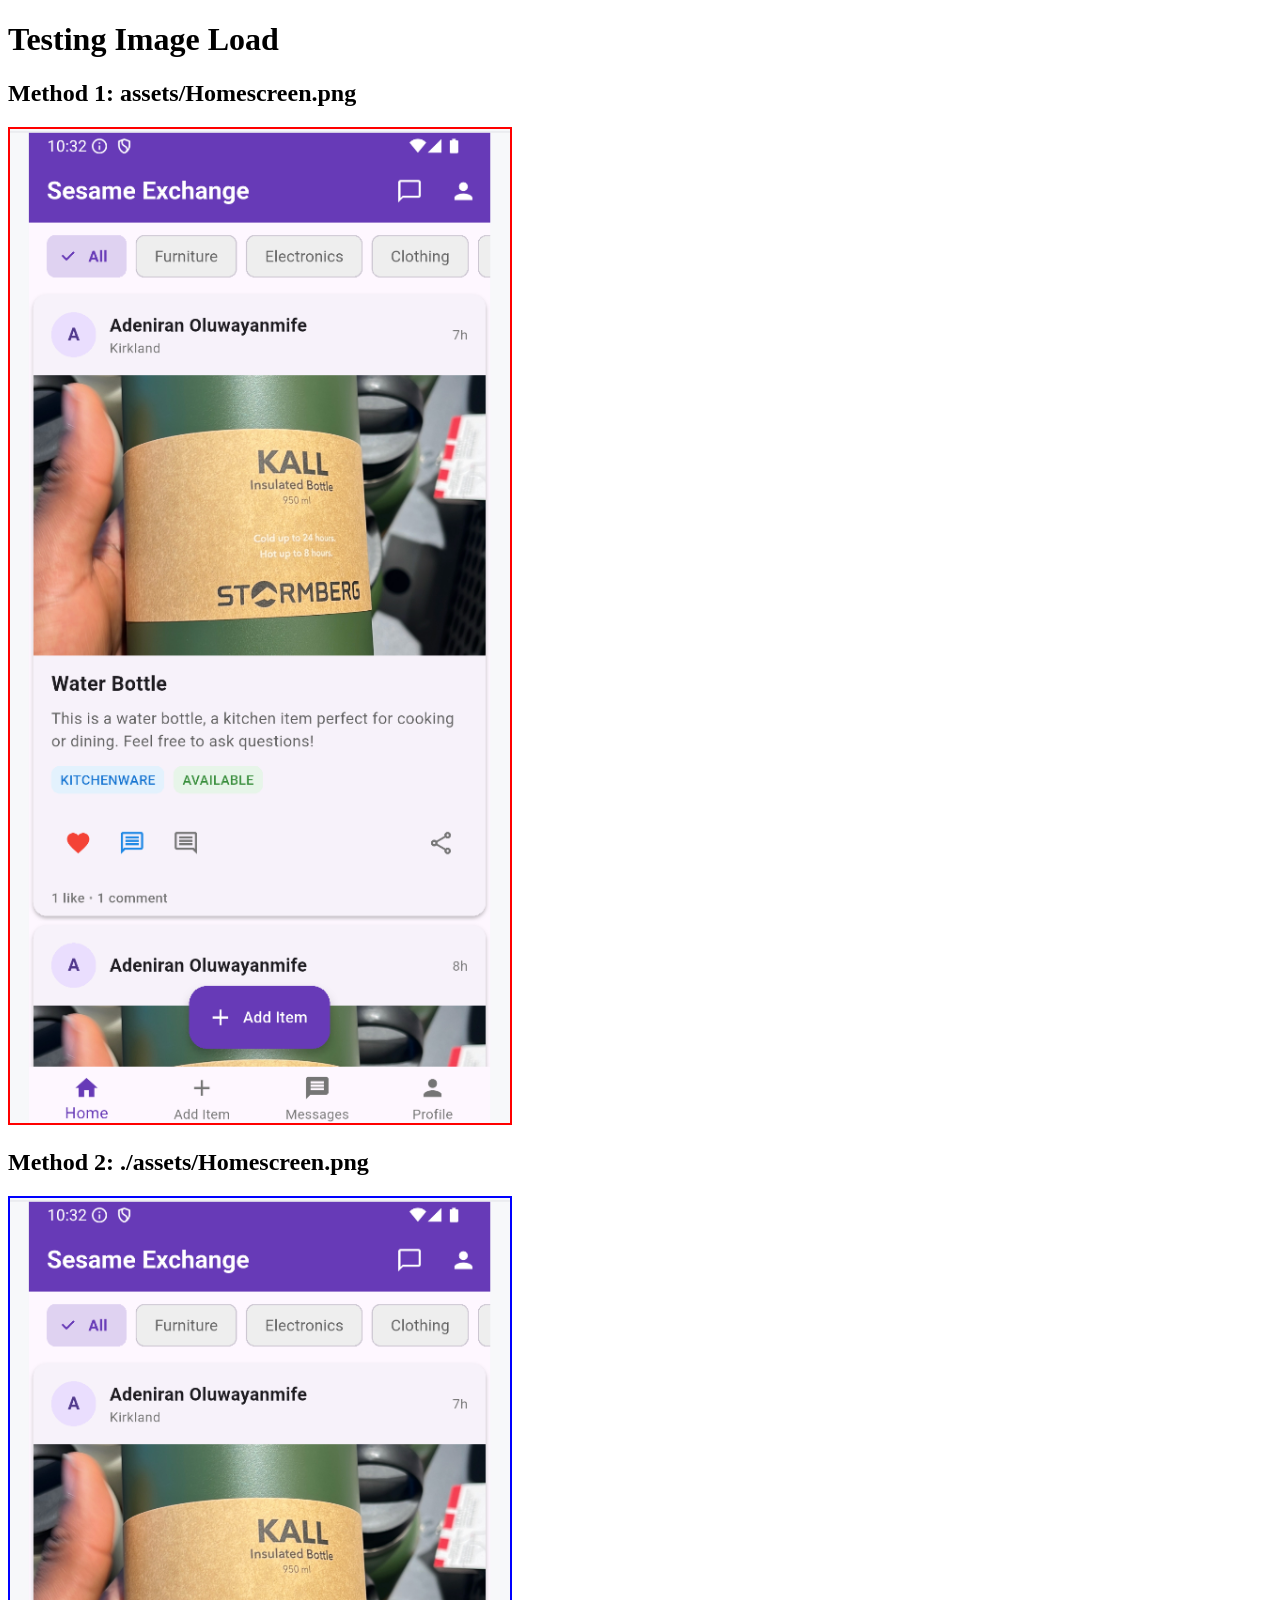
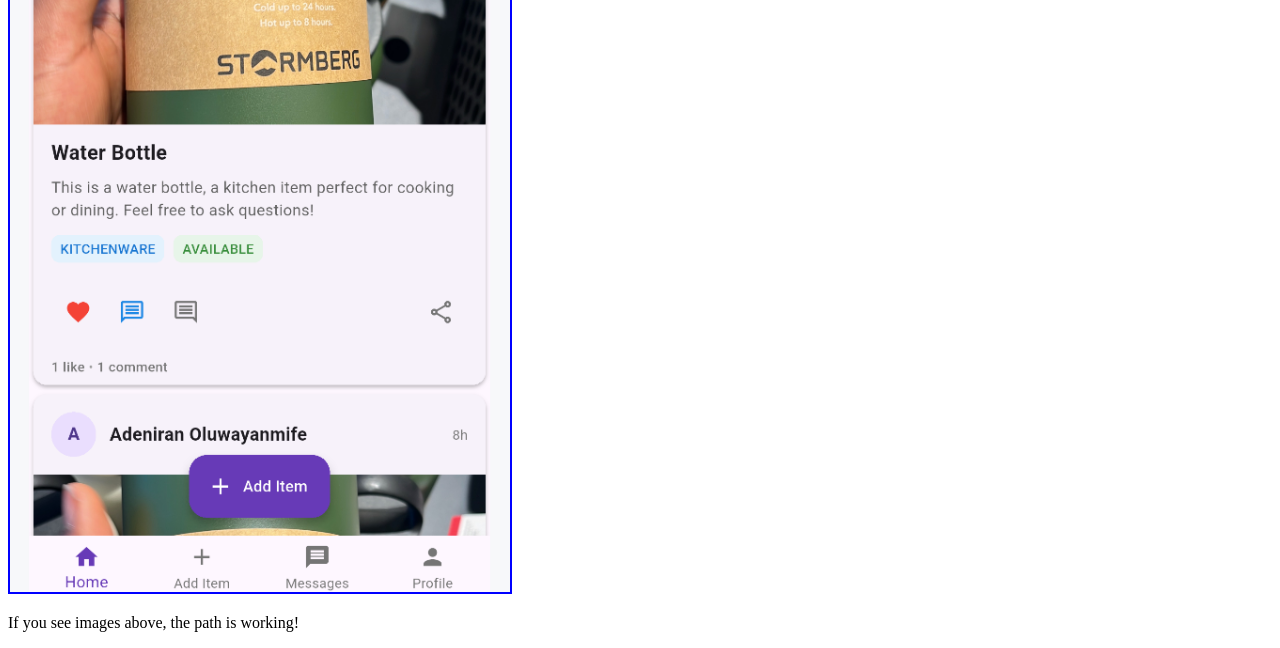
<file: test-image.html>
<!DOCTYPE html>
<html>
<head>
    <title>Image Test</title>
</head>
<body>
    <h1>Testing Image Load</h1>
    <h2>Method 1: assets/Homescreen.png</h2>
    <img src="assets/Homescreen.png" alt="Test 1" style="max-width: 500px; border: 2px solid red;">
    
    <h2>Method 2: ./assets/Homescreen.png</h2>
    <img src="./assets/Homescreen.png" alt="Test 2" style="max-width: 500px; border: 2px solid blue;">
    
    <p>If you see images above, the path is working!</p>
</body>
</html>
</file>
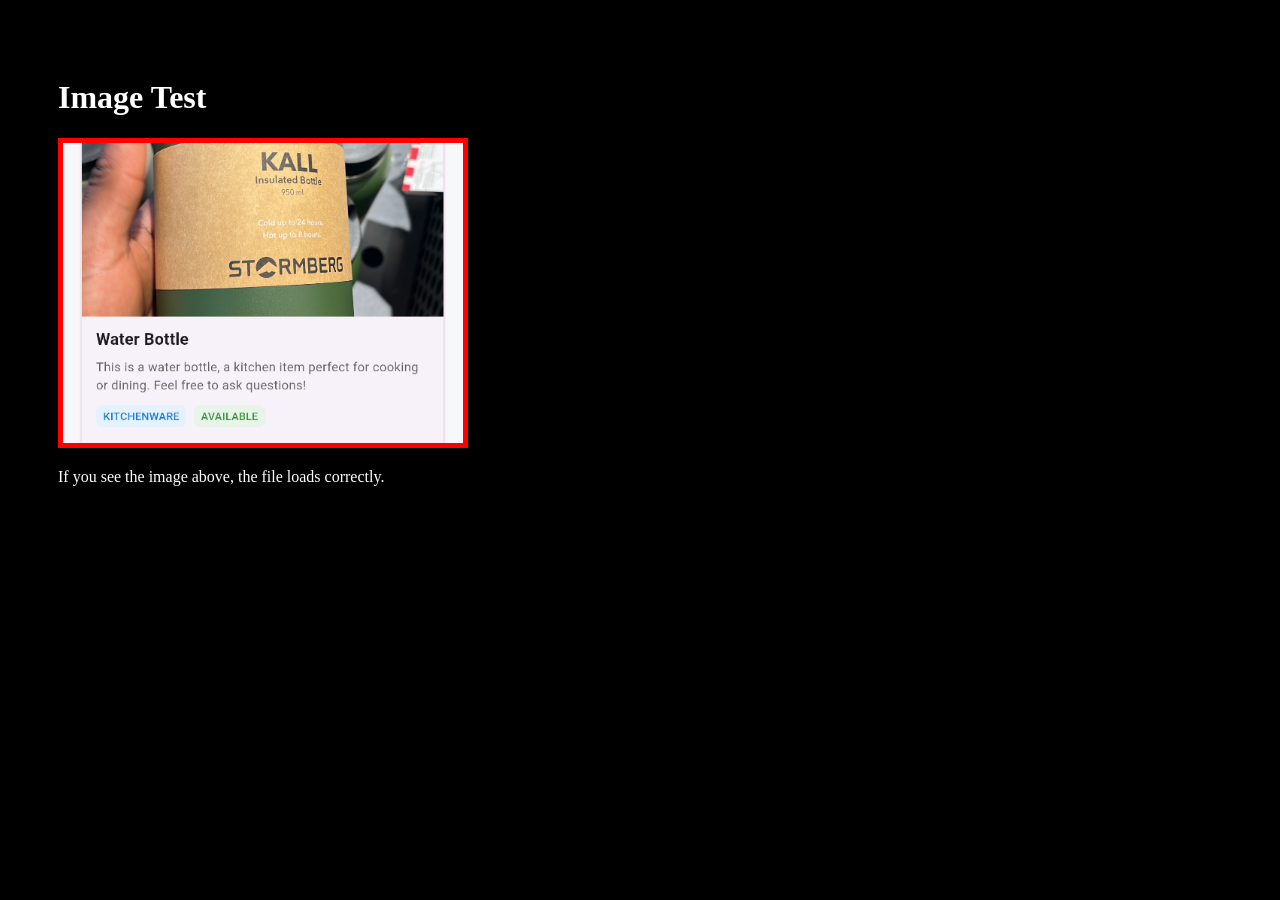
<file: test.html>
<!DOCTYPE html>
<html>
<head>
    <title>Image Test</title>
    <style>
        body { background: #000; padding: 50px; }
        .test-image { 
            width: 400px; 
            height: 300px; 
            border: 5px solid red;
        }
        img {
            width: 100%;
            height: 100%;
            object-fit: cover;
            opacity: 1 !important;
        }
    </style>
</head>
<body>
    <h1 style="color: white;">Image Test</h1>
    <div class="test-image">
        <img src="assets/Homescreen.png" alt="Test">
    </div>
    <p style="color: white; margin-top: 20px;">If you see the image above, the file loads correctly.</p>
</body>
</html>
</file>
<file: styles.css>
/* Reset and Base Styles */
* {
    margin: 0;
    padding: 0;
    box-sizing: border-box;
}

:root {
    --primary-purple: #8B5CF6;
    --dark-purple: #6D28D9;
    --light-purple: #A78BFA;
    --accent-purple: #C084FC;
    --dark-black: #0F0F23;
    --light-black: #1A1A2E;
    --grey-black: #16213E;
    --text-white: #FFFFFF;
    --text-light: #E5E7EB;
    --text-grey: #9CA3AF;
}

/* Light Theme */
[data-theme="light"] {
    --dark-black: #FFFFFF;
    --light-black: #F8FAFC;
    --grey-black: #E2E8F0;
    --text-white: #1A202C;
    --text-light: #2D3748;
    --text-grey: #4A5568;
}

/* Light theme navbar */
[data-theme="light"] .navbar {
    background: rgba(248, 250, 252, 0.95);
    border-bottom: 1px solid rgba(139, 92, 246, 0.1);
}

/* Light theme cards and sections */
[data-theme="light"] .project-card,
[data-theme="light"] .skill-category,
[data-theme="light"] .about-card,
[data-theme="light"] .contact-form,
[data-theme="light"] .profile-card {
    background: linear-gradient(135deg, #F8FAFC, #E2E8F0);
    border: 1px solid rgba(139, 92, 246, 0.2);
    box-shadow: 0 4px 6px rgba(0, 0, 0, 0.1);
}

[data-theme="light"] .stat-item,
[data-theme="light"] .skill-item,
[data-theme="light"] .contact-method {
    background: rgba(139, 92, 246, 0.1);
}

[data-theme="light"] .form-group input,
[data-theme="light"] .form-group textarea {
    background: rgba(139, 92, 246, 0.05);
    color: var(--text-white);
}

html {
    scroll-behavior: smooth;
}

body {
    font-family: 'Poppins', sans-serif;
    line-height: 1.6;
    color: var(--text-white);
    background: var(--dark-black);
    overflow-x: hidden;
}

.container {
    max-width: 1200px;
    margin: 0 auto;
    padding: 0 45px;
}

/* Navigation */
.navbar {
    position: fixed;
    top: 0;
    width: 100%;
    background: rgba(15, 15, 35, 0.95);
    backdrop-filter: blur(10px);
    z-index: 1000;
    transition: all 0.3s ease;
}

.nav-container {
    display: flex;
    justify-content: space-between;
    align-items: center;
    padding: 1rem 45px;
    max-width: 1200px;
    margin: 0 auto;
}

.nav-logo {
    font-size: 1.8rem;
    font-weight: 700;
    color: var(--primary-purple);
    text-decoration: none;
    transition: all 0.3s ease;
}

.nav-logo:hover {
    color: var(--light-purple);
    text-shadow: 0 0 20px var(--primary-purple);
}

.nav-menu {
    display: flex;
    gap: 2rem;
}

.nav-link {
    color: var(--text-light);
    text-decoration: none;
    font-weight: 500;
    position: relative;
    transition: all 0.3s ease;
}

.nav-link:hover {
    color: var(--primary-purple);
}

.nav-link::after {
    content: '';
    position: absolute;
    width: 0;
    height: 2px;
    bottom: -5px;
    left: 0;
    background: linear-gradient(90deg, var(--primary-purple), var(--light-purple));
    transition: width 0.3s ease;
}

.nav-link:hover::after {
    width: 100%;
}

.hamburger {
    display: none;
    flex-direction: column;
    cursor: pointer;
}

.bar {
    width: 25px;
    height: 3px;
    background: var(--primary-purple);
    margin: 3px 0;
    transition: 0.3s;
    border-radius: 3px;
}

/* Hero Section */
.hero {
    min-height: 100vh;
    display: flex;
    align-items: center;
    background: linear-gradient(135deg, var(--dark-black) 0%, var(--light-black) 50%, var(--grey-black) 100%);
    position: relative;
    overflow: hidden;
}

.hero::before {
    content: '';
    position: absolute;
    top: 0;
    left: 0;
    right: 0;
    bottom: 0;
    background: 
        radial-gradient(circle at 20% 80%, rgba(139, 92, 246, 0.1) 0%, transparent 50%),
        radial-gradient(circle at 80% 20%, rgba(168, 139, 250, 0.1) 0%, transparent 50%);
    z-index: 1;
}

.hero-content {
    display: grid;
    grid-template-columns: 1fr 1fr;
    gap: 4rem;
    align-items: center;
    position: relative;
    z-index: 2;
    padding-top: 80px;
    padding-left: 45px;
    padding-right: 45px;
    max-width: 1200px;
    margin: 0 auto;
}

.hero-text h1 {
    font-size: 3.5rem;
    font-weight: 700;
    line-height: 1.2;
    margin-bottom: 1rem;
}

.highlight {
    background: linear-gradient(135deg, var(--primary-purple), var(--light-purple));
    -webkit-background-clip: text;
    -webkit-text-fill-color: transparent;
    background-clip: text;
}

.hero-text h2 {
    font-size: 1.5rem;
    color: var(--text-light);
    font-weight: 400;
    margin-bottom: 1.5rem;
}

.hero-text p {
    font-size: 1.1rem;
    color: var(--text-grey);
    margin-bottom: 2.5rem;
    max-width: 500px;
}

.hero-buttons {
    display: flex;
    gap: 1rem;
    flex-wrap: wrap;
}

.btn {
    padding: 1rem 2rem;
    border-radius: 50px;
    text-decoration: none;
    font-weight: 600;
    transition: all 0.3s ease;
    position: relative;
    overflow: hidden;
}

.btn-primary {
    background: linear-gradient(135deg, var(--primary-purple), var(--dark-purple));
    color: white;
    border: none;
}

.btn-primary:hover {
    transform: translateY(-2px);
    box-shadow: 0 10px 25px rgba(139, 92, 246, 0.3);
}

.btn-secondary {
    background: transparent;
    color: var(--primary-purple);
    border: 2px solid var(--primary-purple);
}

.btn-secondary:hover {
    background: var(--primary-purple);
    color: white;
    transform: translateY(-2px);
}

.btn-resume {
    background: linear-gradient(135deg, var(--accent-purple), var(--light-purple));
    color: white;
    border: none;
    display: flex;
    align-items: center;
    gap: 0.5rem;
}

.btn-resume:hover {
    background: linear-gradient(135deg, var(--light-purple), var(--accent-purple));
    transform: translateY(-2px);
    box-shadow: 0 10px 25px rgba(192, 132, 252, 0.3);
}

.btn-resume i {
    font-size: 0.9rem;
}

.btn-linkedin {
    background: #0A66C2;
    color: white;
    border: none;
    display: inline-flex;
    align-items: center;
    gap: 0.5rem;
}

.btn-linkedin:hover {
    background: #004182;
    transform: translateY(-2px);
    box-shadow: 0 10px 25px rgba(10, 102, 194, 0.4);
    color: white;
}

.btn-linkedin i {
    font-size: 1rem;
}

.nav-social {
    color: var(--text-light);
    font-size: 1.15rem;
    display: flex;
    align-items: center;
    transition: color 0.3s ease;
}

.nav-social:hover {
    color: var(--primary-purple) !important;
}

/* Profile Card */
.hero-image {
    display: flex;
    justify-content: center;
    align-items: center;
}

.profile-card {
    position: relative;
    background: linear-gradient(135deg, var(--light-black), var(--grey-black));
    padding: 2rem;
    border-radius: 20px;
    border: 1px solid rgba(139, 92, 246, 0.2);
    backdrop-filter: blur(10px);
    animation: float 6s ease-in-out infinite;
}

.profile-img {
    text-align: center;
    margin-bottom: 1rem;
}

.profile-picture {
    width: 150px;
    height: 150px;
    border-radius: 50%;
    object-fit: cover;
    border: 4px solid var(--primary-purple);
    box-shadow: 0 10px 30px rgba(139, 92, 246, 0.3);
    transition: all 0.3s ease;
}

.profile-picture:hover {
    transform: scale(1.05);
    box-shadow: 0 15px 40px rgba(139, 92, 246, 0.4);
}

.profile-img i {
    font-size: 8rem;
    color: var(--primary-purple);
    opacity: 0.8;
}

.floating-elements {
    position: absolute;
    top: 0;
    left: 0;
    width: 100%;
    height: 100%;
    pointer-events: none;
}

.floating-icon {
    position: absolute;
    color: var(--accent-purple);
    font-size: 1.5rem;
    animation: float 4s ease-in-out infinite;
}

.floating-icon:nth-child(1) {
    top: 20%;
    left: -20px;
    animation-delay: 0s;
}

.floating-icon:nth-child(2) {
    top: 50%;
    right: -20px;
    animation-delay: 1s;
}

.floating-icon:nth-child(3) {
    bottom: 30%;
    left: -15px;
    animation-delay: 2s;
}

.floating-icon:nth-child(4) {
    bottom: 10%;
    right: -15px;
    animation-delay: 3s;
}

@keyframes float {
    0%, 100% { transform: translateY(0px); }
    50% { transform: translateY(-20px); }
}

/* Scroll Indicator */
.scroll-indicator {
    position: absolute;
    bottom: 30px;
    left: 50%;
    transform: translateX(-50%);
}

.scroll-down {
    width: 30px;
    height: 50px;
    border: 2px solid var(--primary-purple);
    border-radius: 25px;
    position: relative;
}

.scroll-down span {
    display: block;
    width: 4px;
    height: 4px;
    background: var(--primary-purple);
    border-radius: 50%;
    position: absolute;
    left: 50%;
    transform: translateX(-50%);
    animation: scroll 2s infinite;
}

.scroll-down span:nth-child(2) { animation-delay: 0.15s; }
.scroll-down span:nth-child(3) { animation-delay: 0.3s; }

@keyframes scroll {
    0% { opacity: 0; top: 5px; }
    15% { opacity: 1; top: 5px; }
    60% { opacity: 1; top: 35px; }
    100% { opacity: 0; top: 35px; }
}

/* Section Styles */
section {
    padding: 5rem 0;
}

.section-title {
    font-size: 2.5rem;
    text-align: center;
    margin-bottom: 3rem;
    background: linear-gradient(135deg, var(--primary-purple), var(--light-purple));
    -webkit-background-clip: text;
    -webkit-text-fill-color: transparent;
    background-clip: text;
}

/* About Section */
.about {
    background: var(--light-black);
}

.about-content {
    display: grid;
    grid-template-columns: 2fr 1fr;
    gap: 4rem;
    align-items: center;
}

.about-text h3 {
    font-size: 1.8rem;
    color: var(--light-purple);
    margin-bottom: 1.5rem;
}

.about-text p {
    font-size: 1.1rem;
    color: var(--text-grey);
    margin-bottom: 2rem;
    line-height: 1.8;
}

.stats-grid {
    display: grid;
    grid-template-columns: repeat(3, 1fr);
    gap: 2rem;
    margin-bottom: 2rem;
}

.stat-item {
    text-align: center;
    padding: 1rem;
    background: rgba(139, 92, 246, 0.1);
    border-radius: 10px;
    border: 1px solid rgba(139, 92, 246, 0.2);
}

.stat-item h4 {
    font-size: 2rem;
    color: var(--primary-purple);
    margin-bottom: 0.5rem;
}

.stat-item p {
    color: var(--text-light);
    font-size: 0.9rem;
}

.personal-info {
    display: flex;
    flex-direction: column;
    gap: 1rem;
}

.info-item {
    display: flex;
    align-items: center;
    gap: 1rem;
}

.info-item i {
    color: var(--primary-purple);
    width: 20px;
}

.about-card {
    background: linear-gradient(135deg, var(--grey-black), var(--dark-black));
    padding: 2rem;
    border-radius: 15px;
    border: 1px solid rgba(139, 92, 246, 0.2);
}

.about-card h4 {
    color: var(--light-purple);
    margin-bottom: 1.5rem;
    font-size: 1.3rem;
}

.about-card ul {
    list-style: none;
}

.about-card li {
    display: flex;
    align-items: center;
    gap: 1rem;
    margin-bottom: 1rem;
    color: var(--text-light);
}

.about-card li i {
    color: var(--primary-purple);
}

/* Skills Section */
.skills {
    background: var(--dark-black);
}

.skills-grid {
    display: grid;
    grid-template-columns: repeat(auto-fit, minmax(350px, 1fr));
    gap: 2rem;
}

.skill-category {
    background: linear-gradient(135deg, var(--light-black), var(--grey-black));
    padding: 2rem;
    border-radius: 15px;
    border: 1px solid rgba(139, 92, 246, 0.2);
    transition: transform 0.3s ease;
}

.skill-category:hover {
    transform: translateY(-5px);
}

.skill-category h3 {
    color: var(--light-purple);
    margin-bottom: 1.5rem;
    display: flex;
    align-items: center;
    gap: 1rem;
    font-size: 1.3rem;
}

.skill-items {
    display: grid;
    grid-template-columns: repeat(auto-fit, minmax(120px, 1fr));
    gap: 1rem;
}

.skill-item {
    display: flex;
    flex-direction: column;
    align-items: center;
    gap: 0.5rem;
    padding: 1rem;
    background: rgba(139, 92, 246, 0.1);
    border-radius: 10px;
    transition: all 0.3s ease;
}

.skill-item:hover {
    background: rgba(139, 92, 246, 0.2);
    transform: scale(1.05);
}

.skill-item i {
    font-size: 2rem;
    color: var(--primary-purple);
}

.skill-item span {
    font-size: 0.9rem;
    color: var(--text-light);
    font-weight: 500;
}

/* Projects Section */
.projects {
    background: var(--light-black);
}

.projects-grid {
    display: grid;
    grid-template-columns: repeat(auto-fit, minmax(350px, 1fr));
    gap: 2rem;
}

.project-card {
    background: linear-gradient(135deg, var(--grey-black), var(--dark-black));
    border-radius: 15px;
    overflow: hidden;
    border: 1px solid rgba(139, 92, 246, 0.2);
    transition: all 0.3s ease;
    position: relative;
}

.project-card.featured-project {
    border: 3px solid var(--primary-purple);
    box-shadow: 0 10px 30px rgba(139, 92, 246, 0.5), 0 0 0 1px rgba(139, 92, 246, 0.1);
    cursor: pointer;
    position: relative;
    background: linear-gradient(135deg, rgba(139, 92, 246, 0.05), rgba(109, 40, 217, 0.05));
}

.project-card.featured-project:hover {
    box-shadow: 0 25px 50px rgba(139, 92, 246, 0.6), 0 0 0 2px var(--light-purple);
    border-color: var(--light-purple);
    transform: translateY(-8px) scale(1.01);
}

.project-card.featured-project:hover .click-indicator {
    opacity: 1;
    transform: translateY(0);
}

.click-indicator {
    position: absolute;
    top: 50%;
    left: 50%;
    transform: translate(-50%, -40%);
    background: rgba(139, 92, 246, 0.95);
    color: white;
    padding: 1rem 2rem;
    border-radius: 30px;
    font-size: 0.9rem;
    font-weight: 600;
    z-index: 100;
    opacity: 0;
    transition: all 0.3s ease;
    pointer-events: none;
    box-shadow: 0 10px 30px rgba(0, 0, 0, 0.3);
    display: flex;
    align-items: center;
    gap: 0.5rem;
}

.project-badge-overlay {
    position: absolute;
    top: 1rem;
    right: 1rem;
    z-index: 10;
}

.featured-badge {
    background: linear-gradient(135deg, var(--primary-purple), var(--accent-purple));
    color: white;
    padding: 0.6rem 1.2rem;
    border-radius: 25px;
    font-size: 0.9rem;
    font-weight: 700;
    display: flex;
    align-items: center;
    gap: 0.5rem;
    box-shadow: 0 4px 12px rgba(139, 92, 246, 0.4);
    animation: pulse 2s ease-in-out infinite;
}

@keyframes pulse {
    0%, 100% { transform: scale(1); }
    50% { transform: scale(1.05); }
}

.project-card:hover {
    transform: translateY(-10px);
    box-shadow: 0 20px 40px rgba(139, 92, 246, 0.2);
}

.project-card.featured-project:hover {
    box-shadow: 0 25px 50px rgba(139, 92, 246, 0.4);
    border-color: var(--light-purple);
}

/* Contact Section */

.project-image {
    height: 200px;
    background: linear-gradient(135deg, var(--primary-purple), var(--dark-purple));
    display: flex;
    align-items: center;
    justify-content: center;
    position: relative;
    overflow: visible;
}

.project-card.featured-project .project-image {
    overflow: visible !important;
}

.project-image img {
    width: 100%;
    height: 100%;
    object-fit: cover;
    display: block;
    opacity: 1;
    visibility: visible;
    position: relative;
    z-index: 1;
}

.project-card.featured-project .project-image img {
    opacity: 1 !important;
    visibility: visible !important;
    z-index: 9999 !important;
    position: relative !important;
}

.project-placeholder {
    font-size: 3rem;
    color: white;
    opacity: 0.8;
}

.project-content {
    padding: 1.5rem;
}

.project-content h3 {
    color: var(--light-purple);
    margin-bottom: 1rem;
    font-size: 1.3rem;
}

.project-content p {
    color: var(--text-grey);
    margin-bottom: 1.5rem;
    line-height: 1.6;
}

.project-tech {
    display: flex;
    gap: 0.5rem;
    margin-bottom: 1.5rem;
    flex-wrap: wrap;
}

.project-tech span {
    background: rgba(139, 92, 246, 0.2);
    color: var(--light-purple);
    padding: 0.3rem 0.8rem;
    border-radius: 15px;
    font-size: 0.8rem;
}

.project-links {
    display: flex;
    gap: 1rem;
    flex-wrap: wrap;
}

.project-link {
    width: 40px;
    height: 40px;
    background: var(--primary-purple);
    color: white;
    display: flex;
    align-items: center;
    justify-content: center;
    border-radius: 50%;
    text-decoration: none;
    transition: all 0.3s ease;
}

/* Featured project links with text */
.project-card.featured-project .project-link {
    width: auto;
    padding: 0.6rem 1.2rem;
    border-radius: 25px;
    gap: 0.5rem;
    font-size: 0.85rem;
    font-weight: 600;
}

.project-card.featured-project .request-access {
    background: linear-gradient(135deg, #EF4444, #DC2626);
}

.project-card.featured-project .request-access:hover {
    background: linear-gradient(135deg, #DC2626, #B91C1C);
    transform: translateY(-2px);
    box-shadow: 0 5px 15px rgba(239, 68, 68, 0.4);
}

.project-card.featured-project .view-details {
    background: linear-gradient(135deg, var(--primary-purple), var(--dark-purple));
}

.project-card.featured-project .view-details:hover {
    background: linear-gradient(135deg, var(--light-purple), var(--primary-purple));
    transform: translateY(-2px);
    box-shadow: 0 5px 15px rgba(139, 92, 246, 0.4);
}

.project-link:hover {
    background: var(--light-purple);
    transform: scale(1.1);
}

/* Contact Section */
.contact {
    background: var(--dark-black);
}

.contact-content {
    display: grid;
    grid-template-columns: 1fr 1fr;
    gap: 4rem;
}

.contact-info h3 {
    color: var(--light-purple);
    font-size: 1.8rem;
    margin-bottom: 1rem;
}

.contact-info p {
    color: var(--text-grey);
    margin-bottom: 2rem;
    line-height: 1.8;
}

.contact-methods {
    display: flex;
    flex-direction: column;
    gap: 1.5rem;
    margin-bottom: 2rem;
}

.contact-method {
    display: flex;
    align-items: center;
    gap: 1rem;
    padding: 1rem;
    background: rgba(139, 92, 246, 0.1);
    border-radius: 10px;
    border: 1px solid rgba(139, 92, 246, 0.2);
}

.contact-method i {
    font-size: 1.5rem;
    color: var(--primary-purple);
    width: 30px;
}

.contact-method h4 {
    color: var(--light-purple);
    margin-bottom: 0.3rem;
}

.contact-method p {
    color: var(--text-light);
    margin: 0;
}

.social-links {
    display: flex;
    gap: 1rem;
}

.social-link {
    width: 50px;
    height: 50px;
    background: linear-gradient(135deg, var(--primary-purple), var(--dark-purple));
    color: white;
    display: flex;
    align-items: center;
    justify-content: center;
    border-radius: 50%;
    text-decoration: none;
    transition: all 0.3s ease;
}

.social-link:hover {
    transform: translateY(-3px);
    box-shadow: 0 10px 20px rgba(139, 92, 246, 0.3);
}

/* Contact Form */
.contact-form {
    background: linear-gradient(135deg, var(--light-black), var(--grey-black));
    padding: 2rem;
    border-radius: 15px;
    border: 1px solid rgba(139, 92, 246, 0.2);
}

.form-group {
    position: relative;
    margin-bottom: 1.5rem;
}

.form-group input,
.form-group textarea {
    width: 100%;
    padding: 1rem 3rem 1rem 1rem;
    background: rgba(139, 92, 246, 0.1);
    border: 1px solid rgba(139, 92, 246, 0.3);
    border-radius: 10px;
    color: var(--text-white);
    font-family: 'Poppins', sans-serif;
    transition: all 0.3s ease;
}

.form-group input:focus,
.form-group textarea:focus {
    outline: none;
    border-color: var(--primary-purple);
    box-shadow: 0 0 15px rgba(139, 92, 246, 0.2);
}

.form-group i {
    position: absolute;
    right: 1rem;
    top: 50%;
    transform: translateY(-50%);
    color: var(--primary-purple);
}

.form-group textarea + i {
    top: 1rem;
    transform: none;
}

.form-group input::placeholder,
.form-group textarea::placeholder {
    color: var(--text-grey);
}

/* Footer */
.footer {
    background: var(--light-black);
    padding: 2rem 0 1rem;
    border-top: 1px solid rgba(139, 92, 246, 0.2);
}

.footer-content {
    display: flex;
    justify-content: space-between;
    align-items: center;
    margin-bottom: 1rem;
}

.footer-left h3 {
    color: var(--primary-purple);
    margin-bottom: 0.5rem;
}

.footer-left p {
    color: var(--text-grey);
}

.footer-links {
    display: flex;
    gap: 2rem;
}

.footer-links a {
    color: var(--text-light);
    text-decoration: none;
    transition: color 0.3s ease;
}

.footer-links a:hover {
    color: var(--primary-purple);
}

.footer-bottom {
    text-align: center;
    padding-top: 1rem;
    border-top: 1px solid rgba(139, 92, 246, 0.1);
}

.footer-bottom p {
    color: var(--text-grey);
    font-size: 0.9rem;
}

/* Responsive Design */
@media (max-width: 768px) {
    .container {
        padding: 0 30px;
    }
    
    .nav-container {
        padding: 1rem 30px;
    }
    
    .hero-content {
        padding-left: 30px;
        padding-right: 30px;
    }
    
    .hamburger {
        display: flex;
    }
    
    .nav-menu {
        position: fixed;
        left: -100%;
        top: 70px;
        flex-direction: column;
        background-color: var(--light-black);
        width: 100%;
        text-align: center;
        transition: 0.3s;
        padding: 2rem 0;
    }
    
    .nav-menu.active {
        left: 0;
    }
    
    .hero-content {
        grid-template-columns: 1fr;
        gap: 2rem;
        text-align: center;
    }
    
    .hero-text h1 {
        font-size: 2.5rem;
    }
    
    .hero-buttons {
        flex-direction: column;
        align-items: center;
        gap: 1rem;
    }
    
    .btn {
        width: 250px;
        justify-content: center;
    }
    
    .about-content {
        grid-template-columns: 1fr;
        gap: 2rem;
    }
    
    .stats-grid {
        grid-template-columns: 1fr;
    }
    
    .skills-grid {
        grid-template-columns: 1fr;
    }
    
    .projects-grid {
        grid-template-columns: 1fr;
    }
    
    .contact-content {
        grid-template-columns: 1fr;
        gap: 2rem;
    }
    
    .footer-content {
        flex-direction: column;
        gap: 1rem;
        text-align: center;
    }
}

@media (max-width: 480px) {
    .container {
        padding: 0 25px;
    }
    
    .nav-container {
        padding: 1rem 25px;
    }
    
    .hero-content {
        padding-left: 25px;
        padding-right: 25px;
    }
    
    .hero-text h1 {
        font-size: 2rem;
    }
    
    .section-title {
        font-size: 2rem;
    }
    
    .skill-items {
        grid-template-columns: repeat(2, 1fr);
    }
}

/* Animations */
@keyframes fadeInUp {
    from {
        opacity: 0;
        transform: translateY(30px);
    }
    to {
        opacity: 1;
        transform: translateY(0);
    }
}

@keyframes fadeInLeft {
    from {
        opacity: 0;
        transform: translateX(-30px);
    }
    to {
        opacity: 1;
        transform: translateX(0);
    }
}

@keyframes fadeInRight {
    from {
        opacity: 0;
        transform: translateX(30px);
    }
    to {
        opacity: 1;
        transform: translateX(0);
    }
}

/* Smooth transitions for elements */
.hero-text, .about-text, .skill-category {
    animation: fadeInUp 0.8s ease;
}

.project-card {
    animation: none !important;
}

.hero-image {
    animation: fadeInRight 0.8s ease;
}

/* Scroll animations */
@media (prefers-reduced-motion: no-preference) {
    .section-title {
        opacity: 0;
        transform: translateY(30px);
        transition: all 0.6s ease;
    }
    
    .section-title.animate {
        opacity: 1;
        transform: translateY(0);
    }
}


/* Simple featured project styling - no opacity tricks */
.project-card.featured-project {
    border: 2px solid var(--primary-purple);
    box-shadow: 0 10px 30px rgba(139, 92, 246, 0.3);
}

.project-card.featured-project:hover {
    transform: translateY(-5px);
    box-shadow: 0 25px 50px rgba(139, 92, 246, 0.4);
}


/* ==========================================================================
   FLAGSHIP FEATURED PROJECT: PERSONAL FINANCE LITERACY RAG ASSISTANT
   Modern High-Standard Engineering Portfolio Showcase
   ========================================================================== */

.section-header-wrap {
    text-align: center;
    margin-bottom: 3.5rem;
}

.section-tag {
    display: inline-flex;
    align-items: center;
    gap: 0.5rem;
    padding: 0.4rem 1rem;
    border-radius: 50px;
    background: rgba(139, 92, 246, 0.15);
    border: 1px solid rgba(139, 92, 246, 0.35);
    color: var(--light-purple);
    font-size: 0.85rem;
    font-weight: 600;
    text-transform: uppercase;
    letter-spacing: 1px;
    margin-bottom: 1rem;
}

.section-subtitle {
    color: var(--text-grey);
    font-size: 1.1rem;
    max-width: 650px;
    margin: 0.5rem auto 0;
}

/* Flagship Card Container */
.rag-showcase-card {
    background: linear-gradient(135deg, rgba(26, 26, 46, 0.95), rgba(15, 15, 35, 0.98));
    border-radius: 24px;
    border: 1px solid rgba(139, 92, 246, 0.35);
    box-shadow: 0 20px 60px rgba(0, 0, 0, 0.5), 0 0 40px rgba(139, 92, 246, 0.15);
    padding: 2.5rem;
    margin-bottom: 4rem;
    position: relative;
    overflow: hidden;
    backdrop-filter: blur(16px);
    transition: border-color 0.3s ease, box-shadow 0.3s ease;
}

.rag-showcase-card::before {
    content: '';
    position: absolute;
    top: 0;
    left: 0;
    right: 0;
    height: 4px;
    background: linear-gradient(90deg, #8B5CF6, #38BDF8, #A78BFA, #10B981);
    z-index: 2;
}

.rag-showcase-card:hover {
    border-color: rgba(167, 139, 250, 0.6);
    box-shadow: 0 25px 70px rgba(0, 0, 0, 0.6), 0 0 50px rgba(139, 92, 246, 0.25);
}

/* Top Meta Row */
.rag-meta-bar {
    display: flex;
    justify-content: space-between;
    align-items: center;
    flex-wrap: wrap;
    gap: 1rem;
    margin-bottom: 1.5rem;
    padding-bottom: 1.25rem;
    border-bottom: 1px solid rgba(255, 255, 255, 0.08);
}

.rag-tags-left {
    display: flex;
    align-items: center;
    gap: 0.75rem;
    flex-wrap: wrap;
}

.flagship-pill {
    background: linear-gradient(135deg, #8B5CF6, #6D28D9);
    color: #FFFFFF;
    font-size: 0.8rem;
    font-weight: 700;
    padding: 0.35rem 0.9rem;
    border-radius: 50px;
    letter-spacing: 0.5px;
    display: inline-flex;
    align-items: center;
    gap: 0.4rem;
    box-shadow: 0 2px 10px rgba(139, 92, 246, 0.4);
}

.tech-pill-ghost {
    background: rgba(255, 255, 255, 0.05);
    color: var(--text-light);
    font-size: 0.8rem;
    font-weight: 500;
    padding: 0.35rem 0.8rem;
    border-radius: 50px;
    border: 1px solid rgba(255, 255, 255, 0.1);
    display: inline-flex;
    align-items: center;
    gap: 0.4rem;
}

.repo-badge-link {
    display: inline-flex;
    align-items: center;
    gap: 0.5rem;
    background: rgba(139, 92, 246, 0.1);
    color: var(--light-purple);
    border: 1px solid rgba(139, 92, 246, 0.3);
    padding: 0.4rem 1rem;
    border-radius: 50px;
    font-size: 0.85rem;
    font-weight: 600;
    text-decoration: none;
    transition: all 0.3s ease;
}

.repo-badge-link:hover {
    background: var(--primary-purple);
    color: #FFFFFF;
    transform: translateY(-2px);
    box-shadow: 0 5px 15px rgba(139, 92, 246, 0.3);
}

/* Header & Summary */
.rag-header-section {
    margin-bottom: 2rem;
}

.rag-header-title {
    font-size: 2.2rem;
    font-weight: 700;
    color: #FFFFFF;
    line-height: 1.25;
    margin-bottom: 0.5rem;
    display: flex;
    align-items: center;
    gap: 1rem;
    flex-wrap: wrap;
}

.rag-header-title .gradient-text {
    background: linear-gradient(135deg, #FFFFFF 0%, #A78BFA 60%, #38BDF8 100%);
    -webkit-background-clip: text;
    -webkit-text-fill-color: transparent;
    background-clip: text;
}

.rag-role-tag {
    font-size: 0.85rem;
    padding: 0.25rem 0.75rem;
    background: rgba(56, 189, 248, 0.15);
    border: 1px solid rgba(56, 189, 248, 0.35);
    color: #38BDF8;
    border-radius: 6px;
    font-weight: 600;
}

.rag-subtitle {
    font-size: 1.15rem;
    color: var(--light-purple);
    font-weight: 500;
    margin-bottom: 1rem;
}

.rag-summary-text {
    font-size: 1.02rem;
    color: var(--text-light);
    line-height: 1.75;
    max-width: 1050px;
}

/* Key Metrics Grid */
.rag-metrics-grid {
    display: grid;
    grid-template-columns: repeat(4, 1fr);
    gap: 1.25rem;
    margin-bottom: 2.5rem;
}

.rag-metric-card {
    background: rgba(22, 33, 62, 0.6);
    border: 1px solid rgba(139, 92, 246, 0.25);
    border-radius: 16px;
    padding: 1.25rem;
    position: relative;
    transition: all 0.3s ease;
    display: flex;
    flex-direction: column;
    justify-content: space-between;
}

.rag-metric-card:hover {
    transform: translateY(-4px);
    border-color: rgba(56, 189, 248, 0.5);
    background: rgba(22, 33, 62, 0.85);
    box-shadow: 0 10px 25px rgba(0, 0, 0, 0.3);
}

.rag-metric-top {
    display: flex;
    justify-content: space-between;
    align-items: flex-start;
    margin-bottom: 0.5rem;
}

.rag-metric-value {
    font-size: 2.1rem;
    font-weight: 800;
    line-height: 1;
    color: #FFFFFF;
    letter-spacing: -0.5px;
}

.rag-metric-value.cyan {
    color: #38BDF8;
}

.rag-metric-value.purple {
    color: #C084FC;
}

.rag-metric-value.emerald {
    color: #10B981;
}

.rag-metric-status {
    font-size: 0.72rem;
    font-weight: 700;
    padding: 0.2rem 0.55rem;
    border-radius: 12px;
    text-transform: uppercase;
    letter-spacing: 0.5px;
}

.status-passed {
    background: rgba(16, 185, 129, 0.15);
    color: #10B981;
    border: 1px solid rgba(16, 185, 129, 0.3);
}

.status-benchmark {
    background: rgba(56, 189, 248, 0.15);
    color: #38BDF8;
    border: 1px solid rgba(56, 189, 248, 0.3);
}

.rag-metric-label {
    font-size: 0.92rem;
    font-weight: 600;
    color: #FFFFFF;
    margin-bottom: 0.3rem;
}

.rag-metric-subtext {
    font-size: 0.78rem;
    color: var(--text-grey);
    line-height: 1.4;
}

/* Tech Badges Container */
.rag-tech-stack-wrap {
    margin-bottom: 2.5rem;
}

.rag-tech-title {
    font-size: 0.85rem;
    font-weight: 600;
    color: var(--text-grey);
    text-transform: uppercase;
    letter-spacing: 1px;
    margin-bottom: 0.75rem;
    display: flex;
    align-items: center;
    gap: 0.5rem;
}

.rag-badges-cluster {
    display: flex;
    flex-wrap: wrap;
    gap: 0.6rem;
}

.rag-badge {
    display: inline-flex;
    align-items: center;
    gap: 0.5rem;
    background: rgba(139, 92, 246, 0.12);
    color: var(--text-light);
    border: 1px solid rgba(139, 92, 246, 0.25);
    padding: 0.45rem 0.9rem;
    border-radius: 30px;
    font-size: 0.82rem;
    font-weight: 500;
    transition: all 0.25s ease;
}

.rag-badge i {
    color: var(--light-purple);
}

.rag-badge:hover {
    background: rgba(139, 92, 246, 0.25);
    border-color: var(--light-purple);
    color: #FFFFFF;
    transform: translateY(-2px);
}

/* Architecture Pipeline Section */
.rag-pipeline-section {
    margin-bottom: 2.75rem;
    background: rgba(15, 15, 35, 0.6);
    border-radius: 18px;
    border: 1px solid rgba(255, 255, 255, 0.08);
    padding: 1.75rem;
}

.rag-pipeline-header {
    display: flex;
    justify-content: space-between;
    align-items: center;
    margin-bottom: 1.5rem;
    flex-wrap: wrap;
    gap: 0.75rem;
}

.rag-pipeline-title {
    font-size: 1.15rem;
    font-weight: 700;
    color: #FFFFFF;
    display: flex;
    align-items: center;
    gap: 0.6rem;
}

.rag-pipeline-hint {
    font-size: 0.8rem;
    color: var(--text-grey);
}

.rag-pipeline-grid {
    display: grid;
    grid-template-columns: repeat(5, 1fr);
    gap: 1rem;
    position: relative;
}

.pipeline-node {
    background: rgba(26, 26, 46, 0.8);
    border: 1px solid rgba(139, 92, 246, 0.25);
    border-radius: 14px;
    padding: 1.1rem;
    display: flex;
    flex-direction: column;
    position: relative;
    transition: all 0.3s ease;
}

.pipeline-node:hover {
    border-color: var(--light-purple);
    transform: translateY(-3px);
    background: rgba(26, 26, 46, 1);
    box-shadow: 0 8px 20px rgba(0, 0, 0, 0.3);
}

.node-step-badge {
    font-size: 0.7rem;
    font-weight: 800;
    color: #38BDF8;
    background: rgba(56, 189, 248, 0.12);
    padding: 0.2rem 0.5rem;
    border-radius: 6px;
    align-self: flex-start;
    margin-bottom: 0.6rem;
}

.node-title {
    font-size: 0.92rem;
    font-weight: 700;
    color: #FFFFFF;
    margin-bottom: 0.4rem;
}

.node-desc {
    font-size: 0.77rem;
    color: var(--text-grey);
    line-height: 1.45;
    margin-bottom: 0.75rem;
}

.node-spec-tag {
    margin-top: auto;
    font-size: 0.72rem;
    font-family: monospace;
    color: var(--light-purple);
    background: rgba(139, 92, 246, 0.1);
    padding: 0.25rem 0.5rem;
    border-radius: 6px;
    border: 1px solid rgba(139, 92, 246, 0.2);
}

/* Interactive Demo / Console Widget */
.rag-demo-section {
    margin-bottom: 2.5rem;
}

.rag-demo-console {
    background: #0B0F19;
    border: 1px solid rgba(56, 189, 248, 0.25);
    border-radius: 16px;
    overflow: hidden;
    box-shadow: 0 15px 35px rgba(0, 0, 0, 0.5);
}

.console-topbar {
    background: #111827;
    padding: 0.75rem 1.25rem;
    display: flex;
    justify-content: space-between;
    align-items: center;
    border-bottom: 1px solid rgba(255, 255, 255, 0.08);
}

.console-dots {
    display: flex;
    gap: 0.4rem;
}

.console-dots span {
    width: 11px;
    height: 11px;
    border-radius: 50%;
    display: inline-block;
}

.console-dots span:nth-child(1) { background: #EF4444; }
.console-dots span:nth-child(2) { background: #F59E0B; }
.console-dots span:nth-child(3) { background: #10B981; }

.console-title {
    font-size: 0.8rem;
    font-family: monospace;
    color: var(--text-grey);
}

.console-status-live {
    font-size: 0.72rem;
    color: #10B981;
    font-weight: 600;
    display: flex;
    align-items: center;
    gap: 0.4rem;
}

.live-pulse {
    animation: livePulse 1.5s infinite;
}

@keyframes livePulse {
    0%, 100% { opacity: 1; transform: scale(1); }
    50% { opacity: 0.4; transform: scale(0.85); }
}

.console-body {
    padding: 1.5rem;
}

.console-query-picker {
    margin-bottom: 1.25rem;
}

.picker-label {
    font-size: 0.8rem;
    color: var(--text-grey);
    text-transform: uppercase;
    letter-spacing: 0.5px;
    margin-bottom: 0.5rem;
    font-weight: 600;
}

.sample-queries-row {
    display: flex;
    gap: 0.6rem;
    flex-wrap: wrap;
}

.query-chip-btn {
    background: rgba(255, 255, 255, 0.05);
    border: 1px solid rgba(255, 255, 255, 0.12);
    color: var(--text-light);
    font-size: 0.82rem;
    padding: 0.45rem 0.9rem;
    border-radius: 8px;
    cursor: pointer;
    transition: all 0.25s ease;
    display: flex;
    align-items: center;
    gap: 0.4rem;
}

.query-chip-btn:hover {
    background: rgba(139, 92, 246, 0.2);
    border-color: var(--light-purple);
    color: #FFFFFF;
}

.query-chip-btn.active {
    background: rgba(139, 92, 246, 0.3);
    border-color: var(--primary-purple);
    color: #FFFFFF;
    box-shadow: 0 0 12px rgba(139, 92, 246, 0.3);
}

.console-telemetry-strip {
    display: flex;
    gap: 1.5rem;
    align-items: center;
    flex-wrap: wrap;
    background: rgba(17, 24, 39, 0.7);
    padding: 0.65rem 1rem;
    border-radius: 8px;
    border: 1px solid rgba(255, 255, 255, 0.05);
    font-family: monospace;
    font-size: 0.78rem;
    color: var(--text-light);
    margin-bottom: 1rem;
}

.telemetry-item {
    display: flex;
    gap: 0.4rem;
}

.telemetry-item .t-label {
    color: var(--text-grey);
}

.telemetry-item .t-val {
    color: #38BDF8;
    font-weight: 700;
}

.console-results-split {
    display: grid;
    grid-template-columns: 1fr 1.35fr;
    gap: 1rem;
}

.context-chunk-card {
    background: rgba(17, 24, 39, 0.5);
    border: 1px solid rgba(139, 92, 246, 0.2);
    border-radius: 10px;
    padding: 1rem;
}

.chunk-card-header {
    display: flex;
    justify-content: space-between;
    align-items: center;
    margin-bottom: 0.5rem;
}

.chunk-source-tag {
    font-size: 0.75rem;
    font-weight: 600;
    color: #C084FC;
    display: flex;
    align-items: center;
    gap: 0.3rem;
}

.chunk-score-pill {
    font-size: 0.72rem;
    font-weight: 700;
    color: #10B981;
    background: rgba(16, 185, 129, 0.12);
    padding: 0.15rem 0.5rem;
    border-radius: 4px;
}

.chunk-body-text {
    font-size: 0.8rem;
    color: var(--text-grey);
    line-height: 1.5;
    font-family: 'SFMono-Regular', Consolas, monospace;
}

.llm-response-card {
    background: rgba(17, 24, 39, 0.5);
    border: 1px solid rgba(56, 189, 248, 0.2);
    border-radius: 10px;
    padding: 1rem;
    display: flex;
    flex-direction: column;
}

.llm-card-header {
    display: flex;
    justify-content: space-between;
    align-items: center;
    margin-bottom: 0.5rem;
}

.llm-model-tag {
    font-size: 0.75rem;
    font-weight: 600;
    color: #38BDF8;
    display: flex;
    align-items: center;
    gap: 0.35rem;
}

.llm-faithfulness-tag {
    font-size: 0.72rem;
    color: #10B981;
    font-weight: 600;
}

.llm-response-text {
    font-size: 0.84rem;
    color: var(--text-light);
    line-height: 1.6;
}

.citation-pill {
    background: rgba(56, 189, 248, 0.15);
    border: 1px solid rgba(56, 189, 248, 0.3);
    color: #38BDF8;
    font-size: 0.72rem;
    padding: 0.1rem 0.45rem;
    border-radius: 4px;
    font-weight: 600;
    display: inline-flex;
    margin: 0 0.15rem;
}

/* Call to Action Row */
.rag-cta-row {
    display: flex;
    justify-content: space-between;
    align-items: center;
    flex-wrap: wrap;
    gap: 1.25rem;
    padding-top: 1.5rem;
    border-top: 1px solid rgba(255, 255, 255, 0.08);
}

.rag-buttons-group {
    display: flex;
    gap: 1rem;
    flex-wrap: wrap;
}

.btn-rag-primary {
    background: linear-gradient(135deg, #8B5CF6, #6D28D9);
    color: #FFFFFF;
    font-size: 0.95rem;
    font-weight: 600;
    padding: 0.85rem 1.75rem;
    border-radius: 50px;
    text-decoration: none;
    display: inline-flex;
    align-items: center;
    gap: 0.6rem;
    transition: all 0.3s ease;
    box-shadow: 0 4px 15px rgba(139, 92, 246, 0.4);
    border: none;
    cursor: pointer;
}

.btn-rag-primary:hover {
    background: linear-gradient(135deg, #7C3AED, #5B21B6);
    transform: translateY(-2px);
    box-shadow: 0 8px 25px rgba(139, 92, 246, 0.5);
    color: #FFFFFF;
}

.btn-rag-secondary {
    background: rgba(255, 255, 255, 0.05);
    color: var(--text-white);
    border: 1px solid rgba(139, 92, 246, 0.4);
    font-size: 0.95rem;
    font-weight: 600;
    padding: 0.85rem 1.75rem;
    border-radius: 50px;
    display: inline-flex;
    align-items: center;
    gap: 0.6rem;
    transition: all 0.3s ease;
    cursor: pointer;
}

.btn-rag-secondary:hover {
    background: rgba(139, 92, 246, 0.15);
    border-color: var(--light-purple);
    transform: translateY(-2px);
    color: #FFFFFF;
}

.rag-ci-pass-pill {
    display: inline-flex;
    align-items: center;
    gap: 0.5rem;
    font-size: 0.85rem;
    color: #10B981;
    font-weight: 600;
    background: rgba(16, 185, 129, 0.1);
    padding: 0.5rem 1rem;
    border-radius: 50px;
    border: 1px solid rgba(16, 185, 129, 0.25);
}

/* ==========================================================================
   SYSTEM SPECS & CASE STUDY MODAL
   ========================================================================== */
.rag-modal-backdrop {
    position: fixed;
    top: 0;
    left: 0;
    width: 100%;
    height: 100%;
    background: rgba(10, 10, 20, 0.85);
    backdrop-filter: blur(8px);
    z-index: 99999;
    display: flex;
    justify-content: center;
    align-items: center;
    padding: 1.5rem;
    opacity: 0;
    visibility: hidden;
    transition: opacity 0.3s ease, visibility 0.3s ease;
}

.rag-modal-backdrop.active {
    opacity: 1;
    visibility: visible;
}

.rag-modal-window {
    background: #111827;
    border: 1px solid rgba(139, 92, 246, 0.35);
    border-radius: 20px;
    width: 100%;
    max-width: 950px;
    max-height: 90vh;
    display: flex;
    flex-direction: column;
    box-shadow: 0 25px 60px rgba(0, 0, 0, 0.7);
    overflow: hidden;
    transform: translateY(20px) scale(0.98);
    transition: transform 0.3s ease;
}

.rag-modal-backdrop.active .rag-modal-window {
    transform: translateY(0) scale(1);
}

.modal-header-bar {
    padding: 1.5rem 2rem;
    border-bottom: 1px solid rgba(255, 255, 255, 0.08);
    display: flex;
    justify-content: space-between;
    align-items: center;
    background: rgba(17, 24, 39, 0.95);
}

.modal-header-bar h3 {
    font-size: 1.35rem;
    color: #FFFFFF;
    display: flex;
    align-items: center;
    gap: 0.6rem;
}

.modal-close-btn {
    background: rgba(255, 255, 255, 0.08);
    border: none;
    color: var(--text-light);
    width: 36px;
    height: 36px;
    border-radius: 50%;
    cursor: pointer;
    font-size: 1rem;
    display: flex;
    align-items: center;
    justify-content: center;
    transition: all 0.2s ease;
}

.modal-close-btn:hover {
    background: rgba(239, 68, 68, 0.2);
    color: #EF4444;
}

.modal-tab-nav {
    display: flex;
    background: rgba(15, 15, 30, 0.8);
    border-bottom: 1px solid rgba(255, 255, 255, 0.08);
    padding: 0 1.5rem;
    overflow-x: auto;
}

.modal-tab-btn {
    background: none;
    border: none;
    color: var(--text-grey);
    padding: 1rem 1.25rem;
    font-size: 0.9rem;
    font-weight: 600;
    cursor: pointer;
    position: relative;
    white-space: nowrap;
    transition: color 0.25s ease;
    display: flex;
    align-items: center;
    gap: 0.5rem;
}

.modal-tab-btn:hover {
    color: var(--light-purple);
}

.modal-tab-btn.active {
    color: #38BDF8;
}

.modal-tab-btn.active::after {
    content: '';
    position: absolute;
    bottom: -1px;
    left: 0;
    right: 0;
    height: 3px;
    background: #38BDF8;
    border-radius: 3px 3px 0 0;
}

.modal-content-scroll {
    padding: 2rem;
    overflow-y: auto;
    flex: 1;
}

.modal-tab-pane {
    display: none;
}

.modal-tab-pane.active {
    display: block;
}

.modal-section-title {
    font-size: 1.15rem;
    font-weight: 700;
    color: #FFFFFF;
    margin-bottom: 0.75rem;
    display: flex;
    align-items: center;
    gap: 0.5rem;
}

.modal-prose {
    font-size: 0.92rem;
    color: var(--text-light);
    line-height: 1.7;
    margin-bottom: 1.5rem;
}

/* Specs Table */
.specs-table {
    width: 100%;
    border-collapse: collapse;
    margin-bottom: 1.5rem;
    font-size: 0.85rem;
}

.specs-table th {
    background: rgba(139, 92, 246, 0.15);
    color: var(--light-purple);
    text-align: left;
    padding: 0.75rem 1rem;
    font-weight: 600;
    border: 1px solid rgba(255, 255, 255, 0.08);
}

.specs-table td {
    padding: 0.75rem 1rem;
    border: 1px solid rgba(255, 255, 255, 0.08);
    color: var(--text-light);
}

.specs-table tr:nth-child(even) td {
    background: rgba(255, 255, 255, 0.02);
}

.code-block-spec {
    background: #0B0F19;
    border: 1px solid rgba(255, 255, 255, 0.1);
    border-radius: 10px;
    padding: 1rem;
    font-family: monospace;
    font-size: 0.82rem;
    color: #38BDF8;
    overflow-x: auto;
    margin-bottom: 1.5rem;
    line-height: 1.5;
}

/* Light Theme Overrides for RAG Card */
[data-theme="light"] .rag-showcase-card {
    background: linear-gradient(135deg, #FFFFFF, #F8FAFC);
    border: 1px solid rgba(139, 92, 246, 0.3);
    box-shadow: 0 15px 40px rgba(139, 92, 246, 0.15);
}

[data-theme="light"] .rag-header-title {
    color: #1A202C;
}

[data-theme="light"] .rag-header-title .gradient-text {
    background: linear-gradient(135deg, #1A202C 0%, #6D28D9 60%, #0284C7 100%);
    -webkit-background-clip: text;
    -webkit-text-fill-color: transparent;
    background-clip: text;
}

[data-theme="light"] .rag-summary-text,
[data-theme="light"] .rag-metric-label {
    color: #2D3748;
}

[data-theme="light"] .rag-metric-card {
    background: #FFFFFF;
    border: 1px solid rgba(139, 92, 246, 0.2);
}

[data-theme="light"] .rag-metric-value {
    color: #1A202C;
}

[data-theme="light"] .pipeline-node {
    background: #FFFFFF;
    border: 1px solid rgba(139, 92, 246, 0.2);
}

[data-theme="light"] .node-title {
    color: #1A202C;
}

[data-theme="light"] .rag-modal-window {
    background: #FFFFFF;
    color: #1A202C;
}

[data-theme="light"] .modal-header-bar {
    background: #F8FAFC;
}

[data-theme="light"] .modal-header-bar h3,
[data-theme="light"] .modal-section-title {
    color: #1A202C;
}

[data-theme="light"] .modal-prose,
[data-theme="light"] .specs-table td {
    color: #2D3748;
}

/* Responsive Styles for RAG Showcase */
@media (max-width: 1024px) {
    .rag-metrics-grid {
        grid-template-columns: repeat(2, 1fr);
    }
    
    .rag-pipeline-grid {
        grid-template-columns: repeat(2, 1fr);
    }
    
    .console-results-split {
        grid-template-columns: 1fr;
    }
}

@media (max-width: 768px) {
    .rag-showcase-card {
        padding: 1.5rem;
    }
    
    .rag-header-title {
        font-size: 1.6rem;
    }
    
    .rag-metrics-grid {
        grid-template-columns: 1fr;
    }
    
    .rag-pipeline-grid {
        grid-template-columns: 1fr;
    }
    
    .rag-cta-row {
        flex-direction: column;
        align-items: stretch;
    }
    
    .rag-buttons-group {
        flex-direction: column;
    }
    
    .btn-rag-primary, .btn-rag-secondary {
        justify-content: center;
    }
}
</file>
